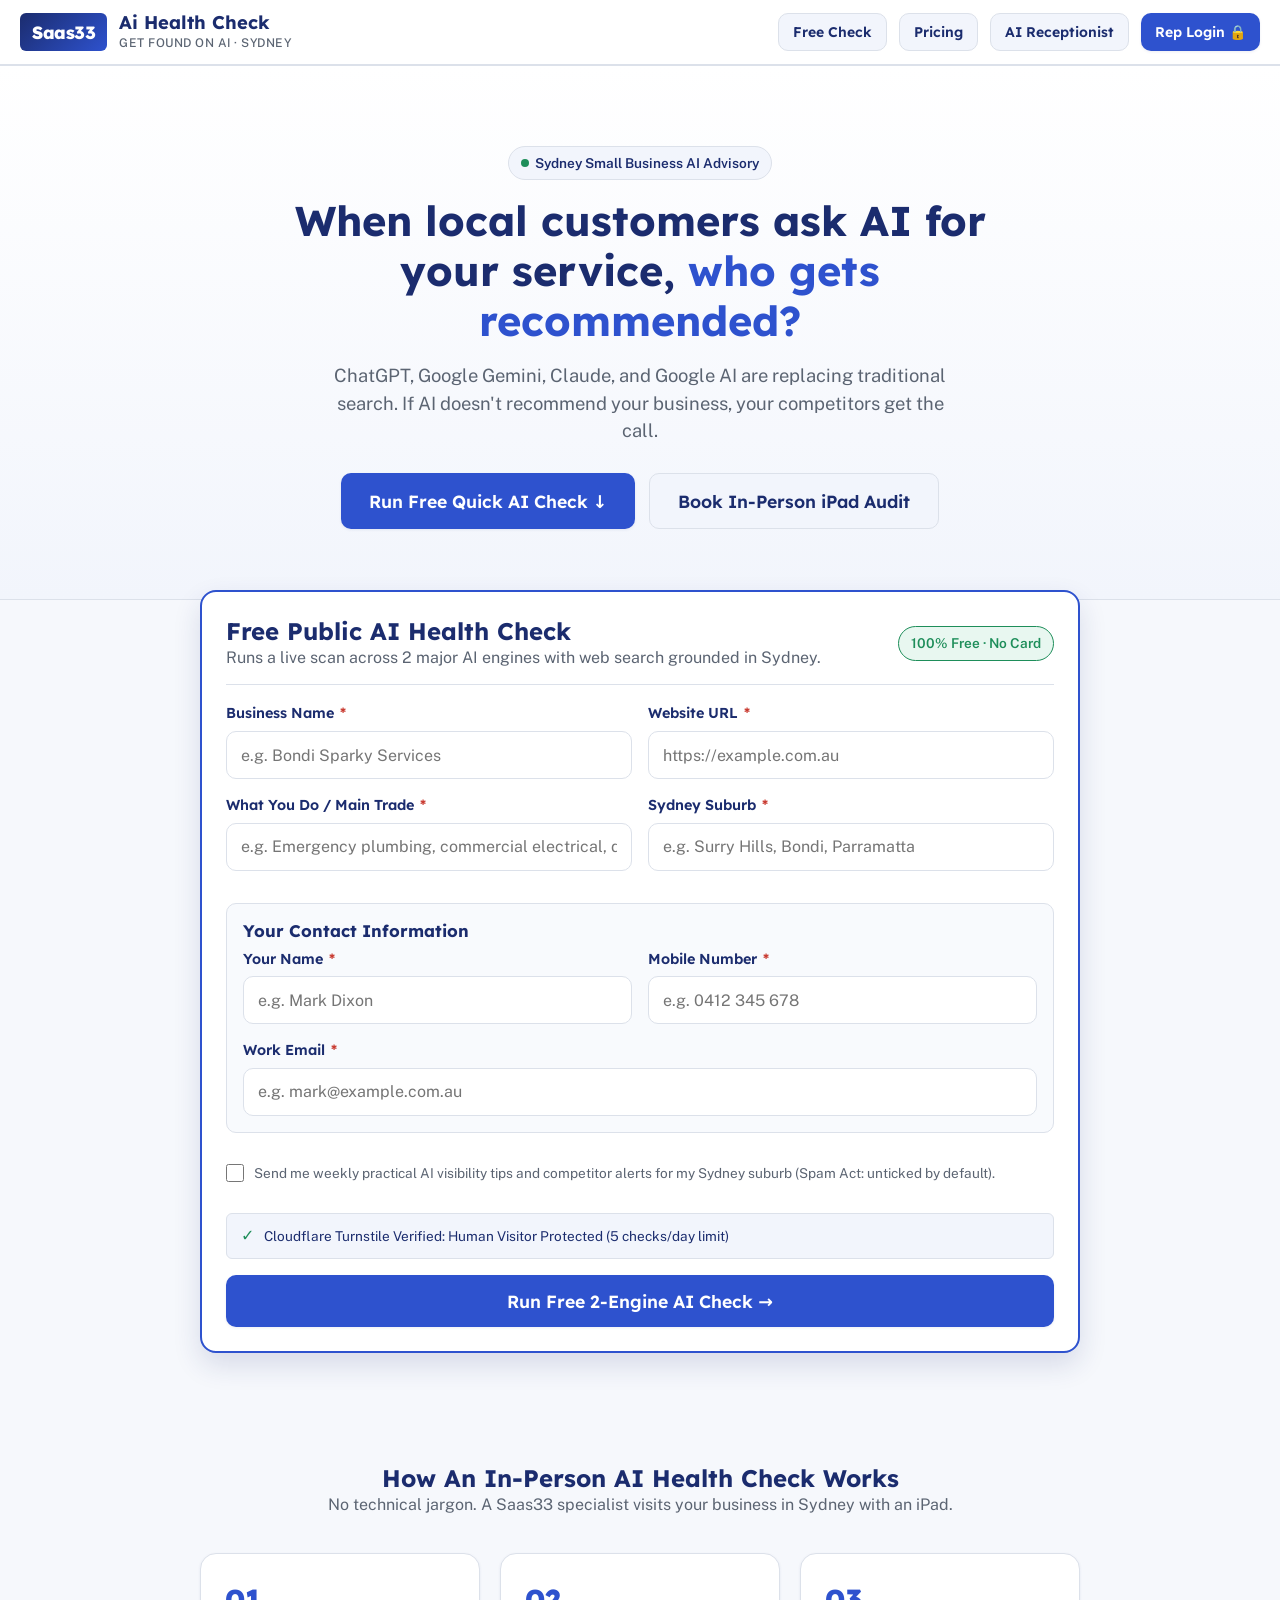
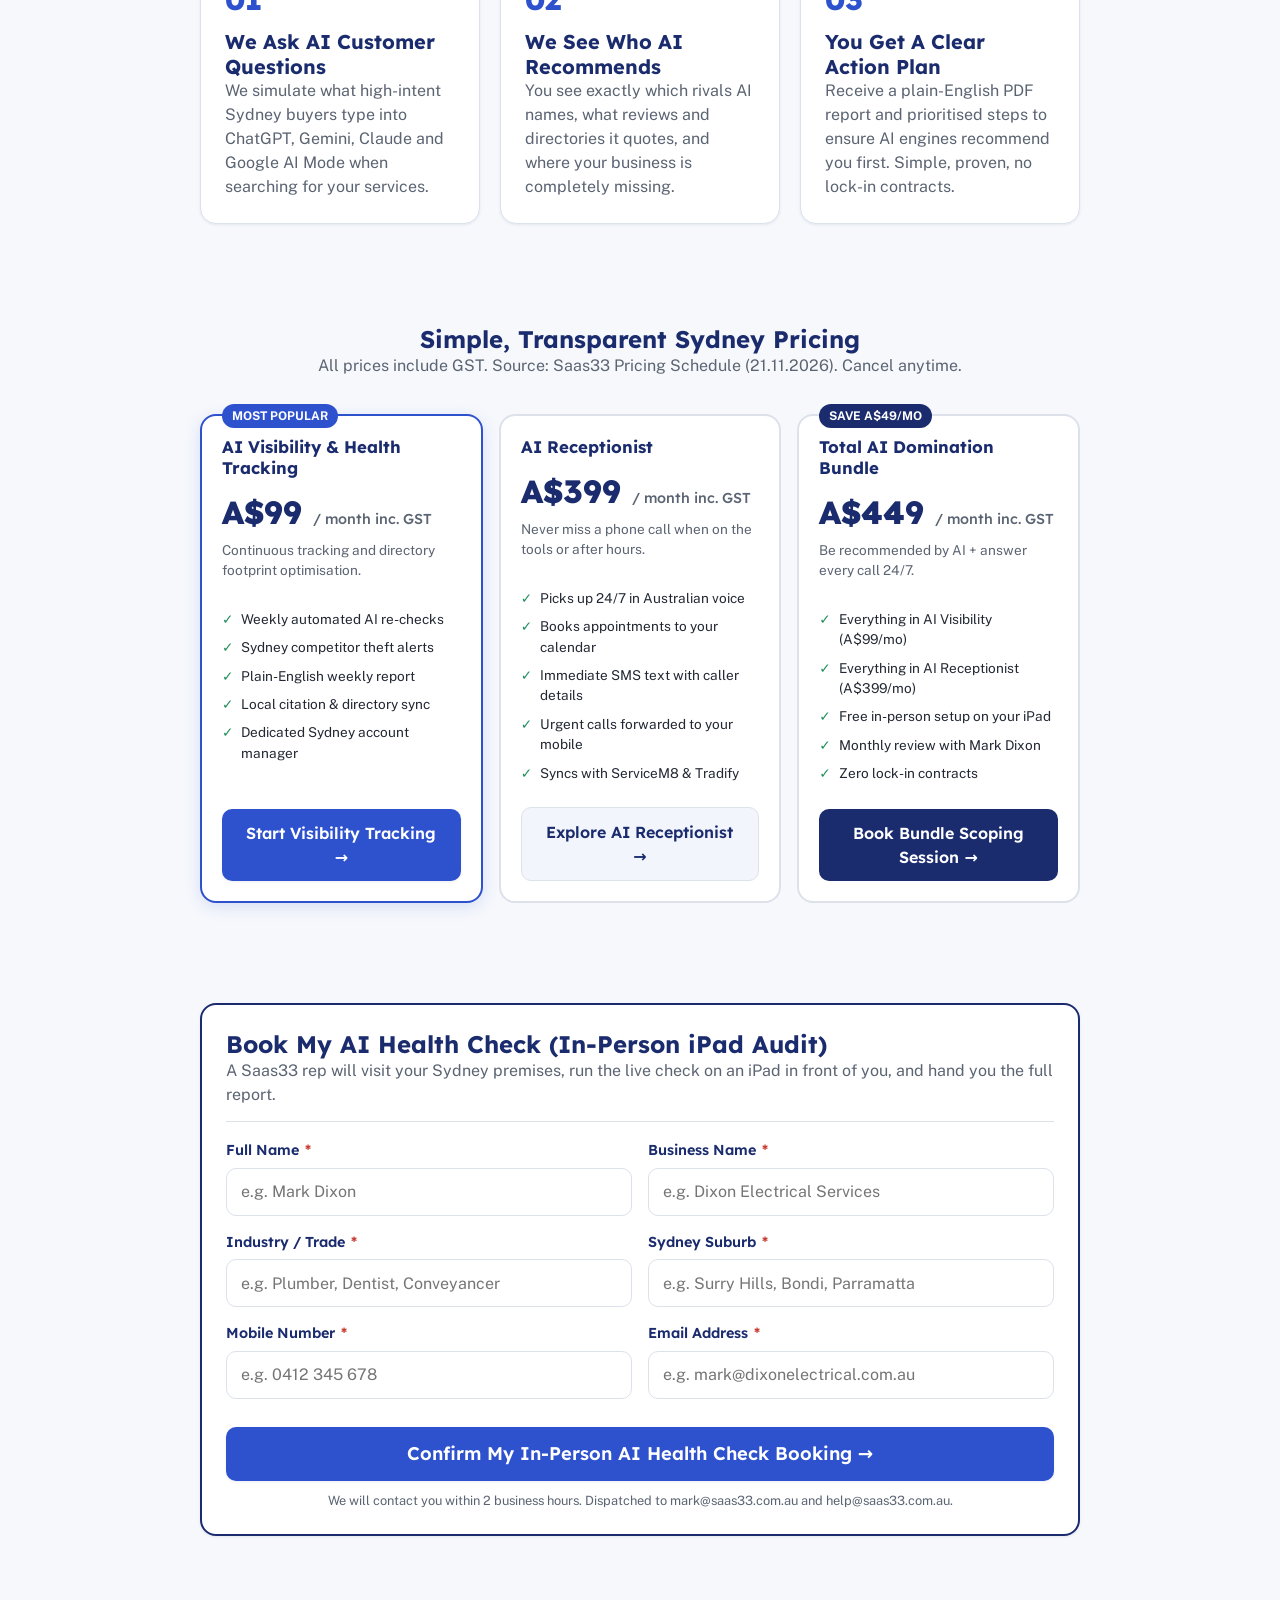
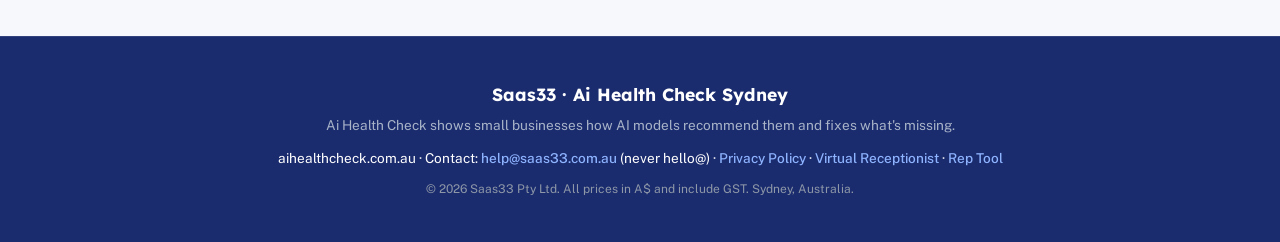
<file: index.html>
<!DOCTYPE html>
<html lang="en-AU">
<head>
  <meta charset="UTF-8">
  <meta name="viewport" content="width=device-width, initial-scale=1.0">
  <title>Ai Health Check | Find Out If AI Recommends Your Sydney Business</title>
  <meta name="description" content="See what ChatGPT, Gemini, Claude and Google AI say about your business when Sydney customers search for your trade or services.">
  <link rel="stylesheet" href="css/style.css">
  <script type="application/ld+json">
  {
    "@context": "https://schema.org",
    "@type": "LocalBusiness",
    "name": "Saas33 - Ai Health Check",
    "image": "https://aihealthcheck.com.au/assets/logo.png",
    "telephone": "1300 000 033",
    "email": "help@saas33.com.au",
    "address": {
      "@type": "PostalAddress",
      "addressLocality": "Sydney",
      "addressRegion": "NSW",
      "postalCode": "2000",
      "addressCountry": "AU"
    },
    "priceRange": "A$99 - A$449"
  }
  </script>
</head>
<body>

  <!-- Header -->
  <header class="header-bar">
    <div class="brand-wrap">
      <div class="logo-badge">Saas33</div>
      <div class="brand-title">
        <span class="brand-name">Ai Health Check</span>
        <span class="brand-sub">Get Found on AI · Sydney</span>
      </div>
    </div>
    <div class="nav-tools">
      <a href="#quickCheck" class="btn btn-secondary btn-sm">Free Check</a>
      <a href="#pricing" class="btn btn-secondary btn-sm">Pricing</a>
      <a href="receptionist.html" class="btn btn-secondary btn-sm">AI Receptionist</a>
      <a href="scan.html" class="btn btn-primary btn-sm">Rep Login 🔒</a>
    </div>
  </header>

  <main>

    <!-- Hero Section -->
    <section style="background:linear-gradient(180deg, #FFFFFF 0%, #F2F5FC 100%); padding:60px 20px 50px; text-align:center; border-bottom:1.5px solid var(--color-lines);">
      <div class="container">
        <span class="rep-pill" style="display:inline-flex; margin-bottom:16px;">
          <span class="rep-dot"></span> Sydney Small Business AI Advisory
        </span>
        <h1 style="font-size:2.6rem; max-width:760px; margin:0 auto 16px; line-height:1.2;">
          When local customers ask AI for your service, <span style="color:var(--color-blue);">who gets recommended?</span>
        </h1>
        <p style="font-size:1.15rem; max-width:640px; margin:0 auto 28px; color:var(--color-grey);">
          ChatGPT, Google Gemini, Claude, and Google AI are replacing traditional search. If AI doesn't recommend your business, your competitors get the call.
        </p>
        <div style="display:flex; justify-content:center; gap:14px; flex-wrap:wrap;">
          <a href="#quickCheck" class="btn btn-primary" style="font-size:1.1rem; padding:14px 28px;">
            Run Free Quick AI Check ↓
          </a>
          <a href="#booking" class="btn btn-secondary" style="font-size:1.1rem; padding:14px 28px;">
            Book In-Person iPad Audit
          </a>
        </div>
      </div>
    </section>

    <!-- Free Quick Check Widget (Section 7.4) -->
    <section id="quickCheck" class="container" style="margin-top:-30px; margin-bottom:50px;">
      <div class="card" style="box-shadow:var(--shadow-lg); border:2px solid var(--color-blue);">
        <div class="card-header">
          <div>
            <h2>Free Public AI Health Check</h2>
            <p>Runs a live scan across 2 major AI engines with web search grounded in Sydney.</p>
          </div>
          <span class="rep-pill" style="background:#E8F7F0; color:#1E8E5A; border-color:#1E8E5A;">100% Free · No Card</span>
        </div>

        <form id="publicCheckForm" onsubmit="handlePublicCheck(event)">
          <div class="form-row">
            <div class="form-group">
              <label class="form-label">Business Name <span class="req">*</span></label>
              <input type="text" id="pubBizName" class="form-input" placeholder="e.g. Bondi Sparky Services" required>
            </div>
            <div class="form-group">
              <label class="form-label">Website URL <span class="req">*</span></label>
              <input type="url" id="pubBizWebsite" class="form-input" placeholder="https://example.com.au" required>
            </div>
          </div>

          <div class="form-row">
            <div class="form-group">
              <label class="form-label">What You Do / Main Trade <span class="req">*</span></label>
              <input type="text" id="pubTrade" class="form-input" placeholder="e.g. Emergency plumbing, commercial electrical, dentist" required>
            </div>
            <div class="form-group">
              <label class="form-label">Sydney Suburb <span class="req">*</span></label>
              <input type="text" id="pubSuburb" class="form-input" placeholder="e.g. Surry Hills, Bondi, Parramatta" required>
            </div>
          </div>

          <div style="background:#F8FAFD; border:1px solid var(--color-lines); padding:16px; border-radius:var(--radius-md); margin:16px 0;">
            <h4 style="margin-bottom:8px; color:var(--color-navy);">Your Contact Information</h4>
            <div class="form-row">
              <div class="form-group">
                <label class="form-label">Your Name <span class="req">*</span></label>
                <input type="text" id="pubContactName" class="form-input" placeholder="e.g. Mark Dixon" required>
              </div>
              <div class="form-group">
                <label class="form-label">Mobile Number <span class="req">*</span></label>
                <input type="tel" id="pubContactMobile" class="form-input" placeholder="e.g. 0412 345 678" required>
              </div>
            </div>
            <div class="form-group" style="margin-bottom:0;">
              <label class="form-label">Work Email <span class="req">*</span></label>
              <input type="email" id="pubContactEmail" class="form-input" placeholder="e.g. mark@example.com.au" required>
            </div>
          </div>

          <!-- Spam Act: Unticked by default -->
          <div class="form-group" style="margin-top:12px;">
            <label class="checkbox-card" style="border:none; padding:0; background:none;">
              <input type="checkbox" id="pubOptIn" style="width:18px; height:18px;">
              <span style="font-size:0.85rem; font-weight:normal; color:var(--color-grey);">
                Send me weekly practical AI visibility tips and competitor alerts for my Sydney suburb (Spam Act: unticked by default).
              </span>
            </label>
          </div>

          <!-- Cloudflare Turnstile simulation -->
          <div style="background:#F2F5FC; border:1px solid #DCE1EA; border-radius:6px; padding:10px 14px; margin-bottom:16px; display:flex; align-items:center; gap:10px;">
            <span style="color:#1E8E5A; font-weight:bold;">✓</span>
            <span style="font-size:0.85rem; color:#1B2C6E;">Cloudflare Turnstile Verified: Human Visitor Protected (5 checks/day limit)</span>
          </div>

          <button type="submit" id="btnRunPublicCheck" class="btn btn-primary btn-block" style="min-height:52px; font-size:1.1rem;">
            Run Free 2-Engine AI Check →
          </button>
        </form>

        <!-- Public Result Box (Initially hidden) -->
        <div id="pubResultWrap" style="display:none; margin-top:24px; border-top:2px solid var(--color-lines); padding-top:20px;">
          <div style="background:#FAFBFD; border:1.5px solid var(--color-lines); border-radius:var(--radius-lg); padding:20px; text-align:center;">
            <div style="font-size:0.85rem; text-transform:uppercase; font-weight:700; color:var(--color-grey);">Preliminary AI Visibility</div>
            <div id="pubScoreDisplay" style="font-family:var(--font-heading); font-size:3.5rem; font-weight:800; color:var(--color-amber); margin:8px 0;">
              35 / 100
            </div>
            <p id="pubVerdictDisplay" style="font-size:1.05rem; font-weight:600; color:var(--color-navy); max-width:600px; margin:0 auto 16px;">
              ChatGPT and Google Gemini recommended 3 competitor businesses instead of yours for local customer queries in this suburb.
            </p>
            <div style="display:flex; justify-content:center; gap:12px; flex-wrap:wrap;">
              <a href="#booking" id="pubBookBtn" class="btn btn-primary">
                Book My Full In-Person iPad Health Check (Free) →
              </a>
            </div>
            <p style="font-size:0.75rem; color:var(--color-grey); margin-top:10px;">
              * No report was emailed to you automatically (Business Rule 4). Our Sydney team has received your request.
            </p>
          </div>
        </div>
      </div>
    </section>

    <!-- How It Works Section -->
    <section class="container" style="margin-bottom:60px;">
      <div style="text-align:center; margin-bottom:36px;">
        <h2>How An In-Person AI Health Check Works</h2>
        <p>No technical jargon. A Saas33 specialist visits your business in Sydney with an iPad.</p>
      </div>

      <div style="display:grid; grid-template-columns:repeat(auto-fit, minmax(260px, 1fr)); gap:20px;">
        <div class="card" style="margin:0;">
          <div style="font-family:var(--font-heading); font-size:1.8rem; font-weight:800; color:var(--color-blue); margin-bottom:8px;">01</div>
          <h3>We Ask AI Customer Questions</h3>
          <p>We simulate what high-intent Sydney buyers type into ChatGPT, Gemini, Claude and Google AI Mode when searching for your services.</p>
        </div>
        <div class="card" style="margin:0;">
          <div style="font-family:var(--font-heading); font-size:1.8rem; font-weight:800; color:var(--color-blue); margin-bottom:8px;">02</div>
          <h3>We See Who AI Recommends</h3>
          <p>You see exactly which rivals AI names, what reviews and directories it quotes, and where your business is completely missing.</p>
        </div>
        <div class="card" style="margin:0;">
          <div style="font-family:var(--font-heading); font-size:1.8rem; font-weight:800; color:var(--color-blue); margin-bottom:8px;">03</div>
          <h3>You Get A Clear Action Plan</h3>
          <p>Receive a plain-English PDF report and prioritised steps to ensure AI engines recommend you first. Simple, proven, no lock-in contracts.</p>
        </div>
      </div>
    </section>

    <!-- Pricing Section (Section 9 plans.json) -->
    <section id="pricing" class="container" style="margin-bottom:60px;">
      <div style="text-align:center; margin-bottom:36px;">
        <h2>Simple, Transparent Sydney Pricing</h2>
        <p>All prices include GST. Source: Saas33 Pricing Schedule (21.11.2026). Cancel anytime.</p>
      </div>

      <div class="plan-pricing-grid">
        <!-- AI Visibility -->
        <div class="plan-card popular">
          <div class="plan-badge">Most Popular</div>
          <h4>AI Visibility & Health Tracking</h4>
          <div class="plan-price">A$99 <span>/ month inc. GST</span></div>
          <p style="font-size:0.85rem; color:var(--color-grey); margin-bottom:12px;">Continuous tracking and directory footprint optimisation.</p>
          <ul class="plan-features">
            <li>Weekly automated AI re-checks</li>
            <li>Sydney competitor theft alerts</li>
            <li>Plain-English weekly report</li>
            <li>Local citation & directory sync</li>
            <li>Dedicated Sydney account manager</li>
          </ul>
          <a href="https://buy.stripe.com/test_eVaeVf2hY33aiHealthCheck99" class="btn btn-primary btn-block">
            Start Visibility Tracking →
          </a>
        </div>

        <!-- AI Receptionist -->
        <div class="plan-card">
          <h4>AI Receptionist</h4>
          <div class="plan-price">A$399 <span>/ month inc. GST</span></div>
          <p style="font-size:0.85rem; color:var(--color-grey); margin-bottom:12px;">Never miss a phone call when on the tools or after hours.</p>
          <ul class="plan-features">
            <li>Picks up 24/7 in Australian voice</li>
            <li>Books appointments to your calendar</li>
            <li>Immediate SMS text with caller details</li>
            <li>Urgent calls forwarded to your mobile</li>
            <li>Syncs with ServiceM8 & Tradify</li>
          </ul>
          <a href="receptionist.html" class="btn btn-secondary btn-block">
            Explore AI Receptionist →
          </a>
        </div>

        <!-- Bundle -->
        <div class="plan-card">
          <div class="plan-badge" style="background:var(--color-navy);">Save A$49/mo</div>
          <h4>Total AI Domination Bundle</h4>
          <div class="plan-price">A$449 <span>/ month inc. GST</span></div>
          <p style="font-size:0.85rem; color:var(--color-grey); margin-bottom:12px;">Be recommended by AI + answer every call 24/7.</p>
          <ul class="plan-features">
            <li>Everything in AI Visibility (A$99/mo)</li>
            <li>Everything in AI Receptionist (A$399/mo)</li>
            <li>Free in-person setup on your iPad</li>
            <li>Monthly review with Mark Dixon</li>
            <li>Zero lock-in contracts</li>
          </ul>
          <a href="#booking" class="btn btn-navy btn-block">
            Book Bundle Scoping Session →
          </a>
        </div>
      </div>
    </section>

    <!-- Booking Form Section (Section 7.4) -->
    <section id="booking" class="container" style="margin-bottom:60px;">
      <div class="card" style="border:2px solid var(--color-navy); background:#FFFFFF;">
        <div class="card-header">
          <div>
            <h2>Book My AI Health Check (In-Person iPad Audit)</h2>
            <p>A Saas33 rep will visit your Sydney premises, run the live check on an iPad in front of you, and hand you the full report.</p>
          </div>
        </div>

        <form id="bookingForm" onsubmit="handleBookingSubmit(event)">
          <div class="form-row">
            <div class="form-group">
              <label class="form-label">Full Name <span class="req">*</span></label>
              <input type="text" id="bookName" class="form-input" placeholder="e.g. Mark Dixon" required>
            </div>
            <div class="form-group">
              <label class="form-label">Business Name <span class="req">*</span></label>
              <input type="text" id="bookBusiness" class="form-input" placeholder="e.g. Dixon Electrical Services" required>
            </div>
          </div>

          <div class="form-row">
            <div class="form-group">
              <label class="form-label">Industry / Trade <span class="req">*</span></label>
              <input type="text" id="bookIndustry" class="form-input" placeholder="e.g. Plumber, Dentist, Conveyancer" required>
            </div>
            <div class="form-group">
              <label class="form-label">Sydney Suburb <span class="req">*</span></label>
              <input type="text" id="bookSuburb" class="form-input" placeholder="e.g. Surry Hills, Bondi, Parramatta" required>
            </div>
          </div>

          <div class="form-row">
            <div class="form-group">
              <label class="form-label">Mobile Number <span class="req">*</span></label>
              <input type="tel" id="bookMobile" class="form-input" placeholder="e.g. 0412 345 678" required>
            </div>
            <div class="form-group">
              <label class="form-label">Email Address <span class="req">*</span></label>
              <input type="email" id="bookEmail" class="form-input" placeholder="e.g. mark@dixonelectrical.com.au" required>
            </div>
          </div>

          <button type="submit" class="btn btn-primary btn-block" style="min-height:54px; font-size:1.15rem; margin-top:12px;">
            Confirm My In-Person AI Health Check Booking →
          </button>
          <p style="font-size:0.8rem; color:var(--color-grey); text-align:center; margin-top:10px;">
            We will contact you within 2 business hours. Dispatched to mark@saas33.com.au and help@saas33.com.au.
          </p>
        </form>
      </div>
    </section>

  </main>

  <!-- Site Footer -->
  <footer class="site-footer">
    <div class="container" style="text-align:center;">
      <div style="font-family:var(--font-heading); font-weight:700; font-size:1.1rem; margin-bottom:8px;">
        Saas33 · Ai Health Check Sydney
      </div>
      <p style="color:#A8B3C8; font-size:0.85rem; margin-bottom:12px;">
        Ai Health Check shows small businesses how AI models recommend them and fixes what's missing.
      </p>
      <div>
        aihealthcheck.com.au · Contact: <a href="mailto:help@saas33.com.au">help@saas33.com.au</a> (never hello@) · 
        <a href="privacy.html">Privacy Policy</a> · 
        <a href="receptionist.html">Virtual Receptionist</a> · 
        <a href="scan.html">Rep Tool</a>
      </div>
      <div style="margin-top:12px; font-size:0.75rem; color:#8E98A8;">
        © 2026 Saas33 Pty Ltd. All prices in A$ and include GST. Sydney, Australia.
      </div>
    </div>
  </footer>

  <script>
    function handlePublicCheck(e) {
      e.preventDefault();
      const btn = document.getElementById("btnRunPublicCheck");
      btn.textContent = "Querying ChatGPT & Gemini...";
      btn.disabled = true;

      setTimeout(() => {
        btn.textContent = "✓ Check Completed";
        btn.disabled = false;
        document.getElementById("pubResultWrap").style.display = "block";
        document.getElementById("pubResultWrap").scrollIntoView({ behavior: 'smooth' });

        // Pre-fill booking form
        document.getElementById("bookName").value = document.getElementById("pubContactName").value;
        document.getElementById("bookBusiness").value = document.getElementById("pubBizName").value;
        document.getElementById("bookIndustry").value = document.getElementById("pubTrade").value;
        document.getElementById("bookSuburb").value = document.getElementById("pubSuburb").value;
        document.getElementById("bookMobile").value = document.getElementById("pubContactMobile").value;
        document.getElementById("bookEmail").value = document.getElementById("pubContactEmail").value;
      }, 1600);
    }

    function handleBookingSubmit(e) {
      e.preventDefault();
      window.location.href = "thanks.html";
    }
  </script>
</body>
</html>
</file>
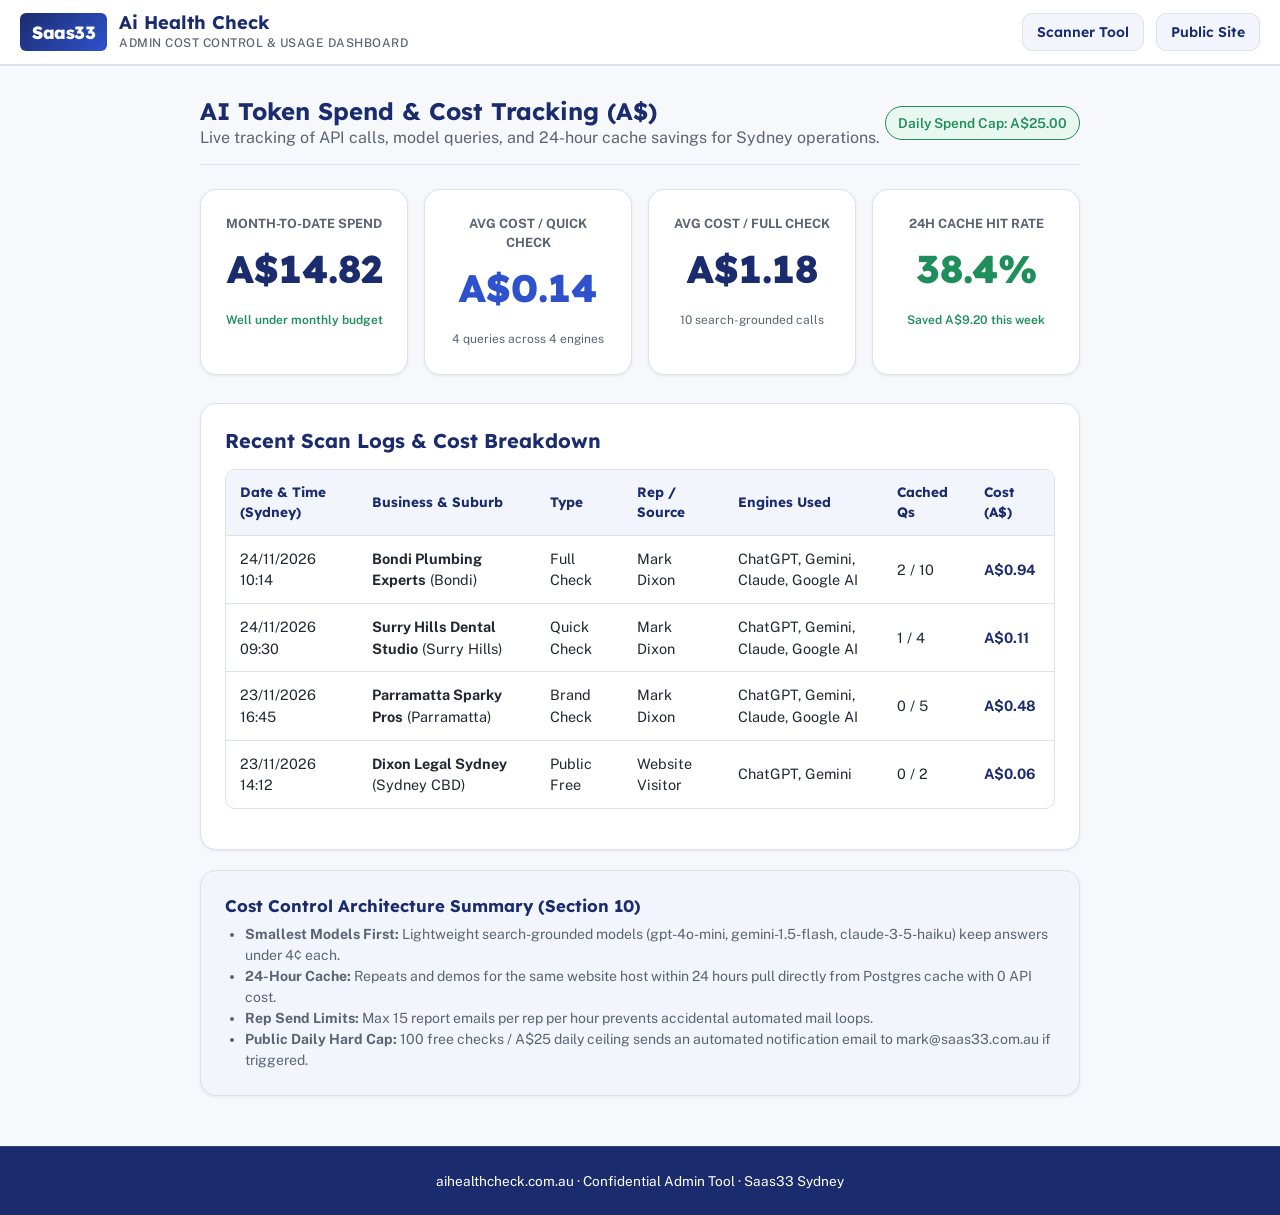
<file: admin.html>
<!DOCTYPE html>
<html lang="en-AU">
<head>
  <meta charset="UTF-8">
  <meta name="viewport" content="width=device-width, initial-scale=1.0">
  <title>Admin Usage & Costs | Ai Health Check (Saas33)</title>
  <link rel="stylesheet" href="css/style.css">
</head>
<body>

  <header class="header-bar">
    <div class="brand-wrap">
      <div class="logo-badge">Saas33</div>
      <div class="brand-title">
        <span class="brand-name">Ai Health Check</span>
        <span class="brand-sub">Admin Cost Control & Usage Dashboard</span>
      </div>
    </div>
    <div class="nav-tools">
      <a href="scan.html" class="btn btn-secondary btn-sm">Scanner Tool</a>
      <a href="index.html" class="btn btn-secondary btn-sm">Public Site</a>
    </div>
  </header>

  <main class="container" style="padding:30px 20px;">
    <div class="card-header" style="margin-bottom:24px;">
      <div>
        <h2>AI Token Spend & Cost Tracking (A$)</h2>
        <p>Live tracking of API calls, model queries, and 24-hour cache savings for Sydney operations.</p>
      </div>
      <span class="rep-pill" style="background:#E8F7F0; color:#1E8E5A; border-color:#1E8E5A;">
        Daily Spend Cap: A$25.00
      </span>
    </div>

    <!-- Stat KPI Tiles -->
    <div style="display:grid; grid-template-columns:repeat(auto-fit, minmax(200px, 1fr)); gap:16px; margin-bottom:28px;">
      <div class="card" style="margin:0; text-align:center;">
        <div style="font-size:0.8rem; text-transform:uppercase; font-weight:700; color:var(--color-grey);">Month-to-Date Spend</div>
        <div style="font-family:var(--font-heading); font-size:2.4rem; font-weight:800; color:var(--color-navy); margin:8px 0;">
          A$14.82
        </div>
        <span style="font-size:0.75rem; color:var(--color-green); font-weight:600;">Well under monthly budget</span>
      </div>

      <div class="card" style="margin:0; text-align:center;">
        <div style="font-size:0.8rem; text-transform:uppercase; font-weight:700; color:var(--color-grey);">Avg Cost / Quick Check</div>
        <div style="font-family:var(--font-heading); font-size:2.4rem; font-weight:800; color:var(--color-blue); margin:8px 0;">
          A$0.14
        </div>
        <span style="font-size:0.75rem; color:var(--color-grey);">4 queries across 4 engines</span>
      </div>

      <div class="card" style="margin:0; text-align:center;">
        <div style="font-size:0.8rem; text-transform:uppercase; font-weight:700; color:var(--color-grey);">Avg Cost / Full Check</div>
        <div style="font-family:var(--font-heading); font-size:2.4rem; font-weight:800; color:var(--color-navy); margin:8px 0;">
          A$1.18
        </div>
        <span style="font-size:0.75rem; color:var(--color-grey);">10 search-grounded calls</span>
      </div>

      <div class="card" style="margin:0; text-align:center;">
        <div style="font-size:0.8rem; text-transform:uppercase; font-weight:700; color:var(--color-grey);">24h Cache Hit Rate</div>
        <div style="font-family:var(--font-heading); font-size:2.4rem; font-weight:800; color:var(--color-green); margin:8px 0;">
          38.4%
        </div>
        <span style="font-size:0.75rem; color:var(--color-green); font-weight:600;">Saved A$9.20 this week</span>
      </div>
    </div>

    <!-- Checks & Rep Activity Table -->
    <div class="card">
      <h3 style="margin-bottom:14px; color:var(--color-navy);">Recent Scan Logs & Cost Breakdown</h3>
      <table class="live-grid-table">
        <thead>
          <tr>
            <th>Date & Time (Sydney)</th>
            <th>Business & Suburb</th>
            <th>Type</th>
            <th>Rep / Source</th>
            <th>Engines Used</th>
            <th>Cached Qs</th>
            <th>Cost (A$)</th>
          </tr>
        </thead>
        <tbody>
          <tr>
            <td>24/11/2026 10:14</td>
            <td><strong>Bondi Plumbing Experts</strong> (Bondi)</td>
            <td>Full Check</td>
            <td>Mark Dixon</td>
            <td>ChatGPT, Gemini, Claude, Google AI</td>
            <td>2 / 10</td>
            <td><strong style="color:var(--color-navy);">A$0.94</strong></td>
          </tr>
          <tr>
            <td>24/11/2026 09:30</td>
            <td><strong>Surry Hills Dental Studio</strong> (Surry Hills)</td>
            <td>Quick Check</td>
            <td>Mark Dixon</td>
            <td>ChatGPT, Gemini, Claude, Google AI</td>
            <td>1 / 4</td>
            <td><strong style="color:var(--color-navy);">A$0.11</strong></td>
          </tr>
          <tr>
            <td>23/11/2026 16:45</td>
            <td><strong>Parramatta Sparky Pros</strong> (Parramatta)</td>
            <td>Brand Check</td>
            <td>Mark Dixon</td>
            <td>ChatGPT, Gemini, Claude, Google AI</td>
            <td>0 / 5</td>
            <td><strong style="color:var(--color-navy);">A$0.48</strong></td>
          </tr>
          <tr>
            <td>23/11/2026 14:12</td>
            <td><strong>Dixon Legal Sydney</strong> (Sydney CBD)</td>
            <td>Public Free</td>
            <td>Website Visitor</td>
            <td>ChatGPT, Gemini</td>
            <td>0 / 2</td>
            <td><strong style="color:var(--color-navy);">A$0.06</strong></td>
          </tr>
        </tbody>
      </table>
    </div>

    <!-- Cost Control Rules -->
    <div class="card" style="background:#F2F5FC; border-color:#DCE1EA;">
      <h4 style="color:var(--color-navy); margin-bottom:8px;">Cost Control Architecture Summary (Section 10)</h4>
      <ul style="margin-left:20px; font-size:0.875rem; color:var(--color-grey);">
        <li><strong>Smallest Models First:</strong> Lightweight search-grounded models (gpt-4o-mini, gemini-1.5-flash, claude-3-5-haiku) keep answers under 4¢ each.</li>
        <li><strong>24-Hour Cache:</strong> Repeats and demos for the same website host within 24 hours pull directly from Postgres cache with 0 API cost.</li>
        <li><strong>Rep Send Limits:</strong> Max 15 report emails per rep per hour prevents accidental automated mail loops.</li>
        <li><strong>Public Daily Hard Cap:</strong> 100 free checks / A$25 daily ceiling sends an automated notification email to mark@saas33.com.au if triggered.</li>
      </ul>
    </div>
  </main>

  <footer class="site-footer">
    <div>aihealthcheck.com.au · Confidential Admin Tool · Saas33 Sydney</div>
  </footer>
</body>
</html>
</file>
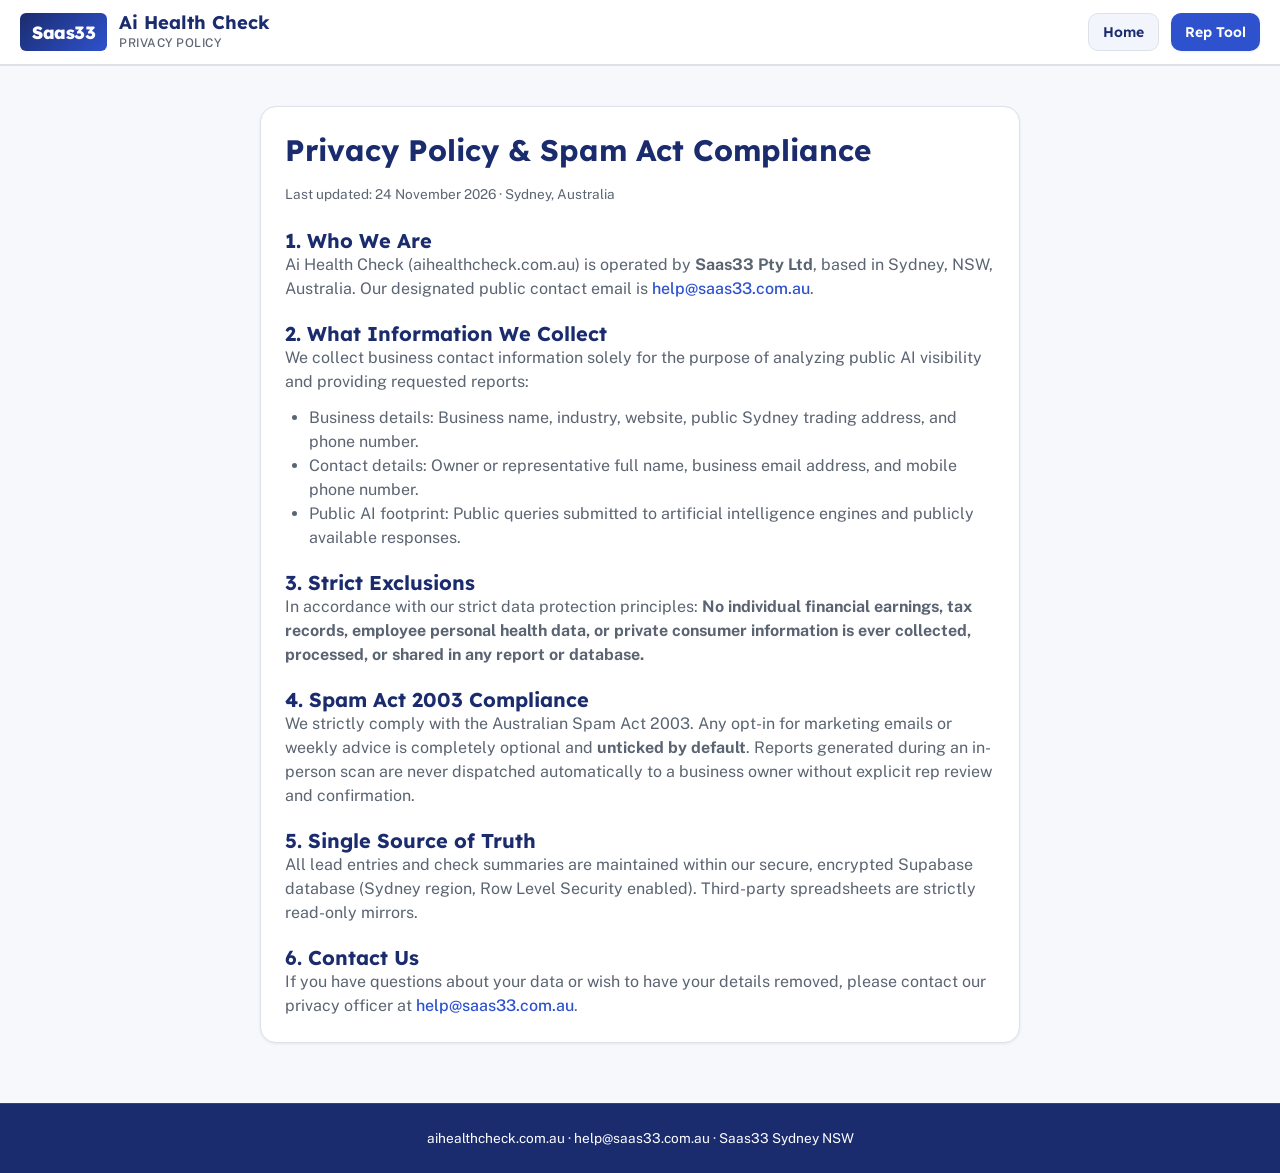
<file: privacy.html>
<!DOCTYPE html>
<html lang="en-AU">
<head>
  <meta charset="UTF-8">
  <meta name="viewport" content="width=device-width, initial-scale=1.0">
  <title>Privacy Policy | Ai Health Check (Saas33)</title>
  <link rel="stylesheet" href="css/style.css">
</head>
<body>

  <header class="header-bar">
    <div class="brand-wrap">
      <div class="logo-badge">Saas33</div>
      <div class="brand-title">
        <span class="brand-name">Ai Health Check</span>
        <span class="brand-sub">Privacy Policy</span>
      </div>
    </div>
    <div class="nav-tools">
      <a href="index.html" class="btn btn-secondary btn-sm">Home</a>
      <a href="scan.html" class="btn btn-primary btn-sm">Rep Tool</a>
    </div>
  </header>

  <main class="container" style="padding:40px 20px; max-width:800px;">
    <div class="card">
      <h1 style="margin-bottom:16px;">Privacy Policy & Spam Act Compliance</h1>
      <p style="font-size:0.85rem; color:var(--color-grey); margin-bottom:24px;">Last updated: 24 November 2026 · Sydney, Australia</p>

      <h3 style="margin-top:20px; color:var(--color-navy);">1. Who We Are</h3>
      <p style="margin-bottom:16px;">
        Ai Health Check (aihealthcheck.com.au) is operated by <strong>Saas33 Pty Ltd</strong>, based in Sydney, NSW, Australia. Our designated public contact email is <a href="mailto:help@saas33.com.au">help@saas33.com.au</a>.
      </p>

      <h3 style="margin-top:20px; color:var(--color-navy);">2. What Information We Collect</h3>
      <p style="margin-bottom:12px;">We collect business contact information solely for the purpose of analyzing public AI visibility and providing requested reports:</p>
      <ul style="margin-left:24px; margin-bottom:16px; color:var(--color-grey);">
        <li>Business details: Business name, industry, website, public Sydney trading address, and phone number.</li>
        <li>Contact details: Owner or representative full name, business email address, and mobile phone number.</li>
        <li>Public AI footprint: Public queries submitted to artificial intelligence engines and publicly available responses.</li>
      </ul>

      <h3 style="margin-top:20px; color:var(--color-navy);">3. Strict Exclusions</h3>
      <p style="margin-bottom:16px;">
        In accordance with our strict data protection principles: <strong>No individual financial earnings, tax records, employee personal health data, or private consumer information is ever collected, processed, or shared in any report or database.</strong>
      </p>

      <h3 style="margin-top:20px; color:var(--color-navy);">4. Spam Act 2003 Compliance</h3>
      <p style="margin-bottom:16px;">
        We strictly comply with the Australian Spam Act 2003. Any opt-in for marketing emails or weekly advice is completely optional and <strong>unticked by default</strong>. Reports generated during an in-person scan are never dispatched automatically to a business owner without explicit rep review and confirmation.
      </p>

      <h3 style="margin-top:20px; color:var(--color-navy);">5. Single Source of Truth</h3>
      <p style="margin-bottom:16px;">
        All lead entries and check summaries are maintained within our secure, encrypted Supabase database (Sydney region, Row Level Security enabled). Third-party spreadsheets are strictly read-only mirrors.
      </p>

      <h3 style="margin-top:20px; color:var(--color-navy);">6. Contact Us</h3>
      <p>
        If you have questions about your data or wish to have your details removed, please contact our privacy officer at <a href="mailto:help@saas33.com.au">help@saas33.com.au</a>.
      </p>
    </div>
  </main>

  <footer class="site-footer">
    <div>aihealthcheck.com.au · help@saas33.com.au · Saas33 Sydney NSW</div>
  </footer>
</body>
</html>
</file>
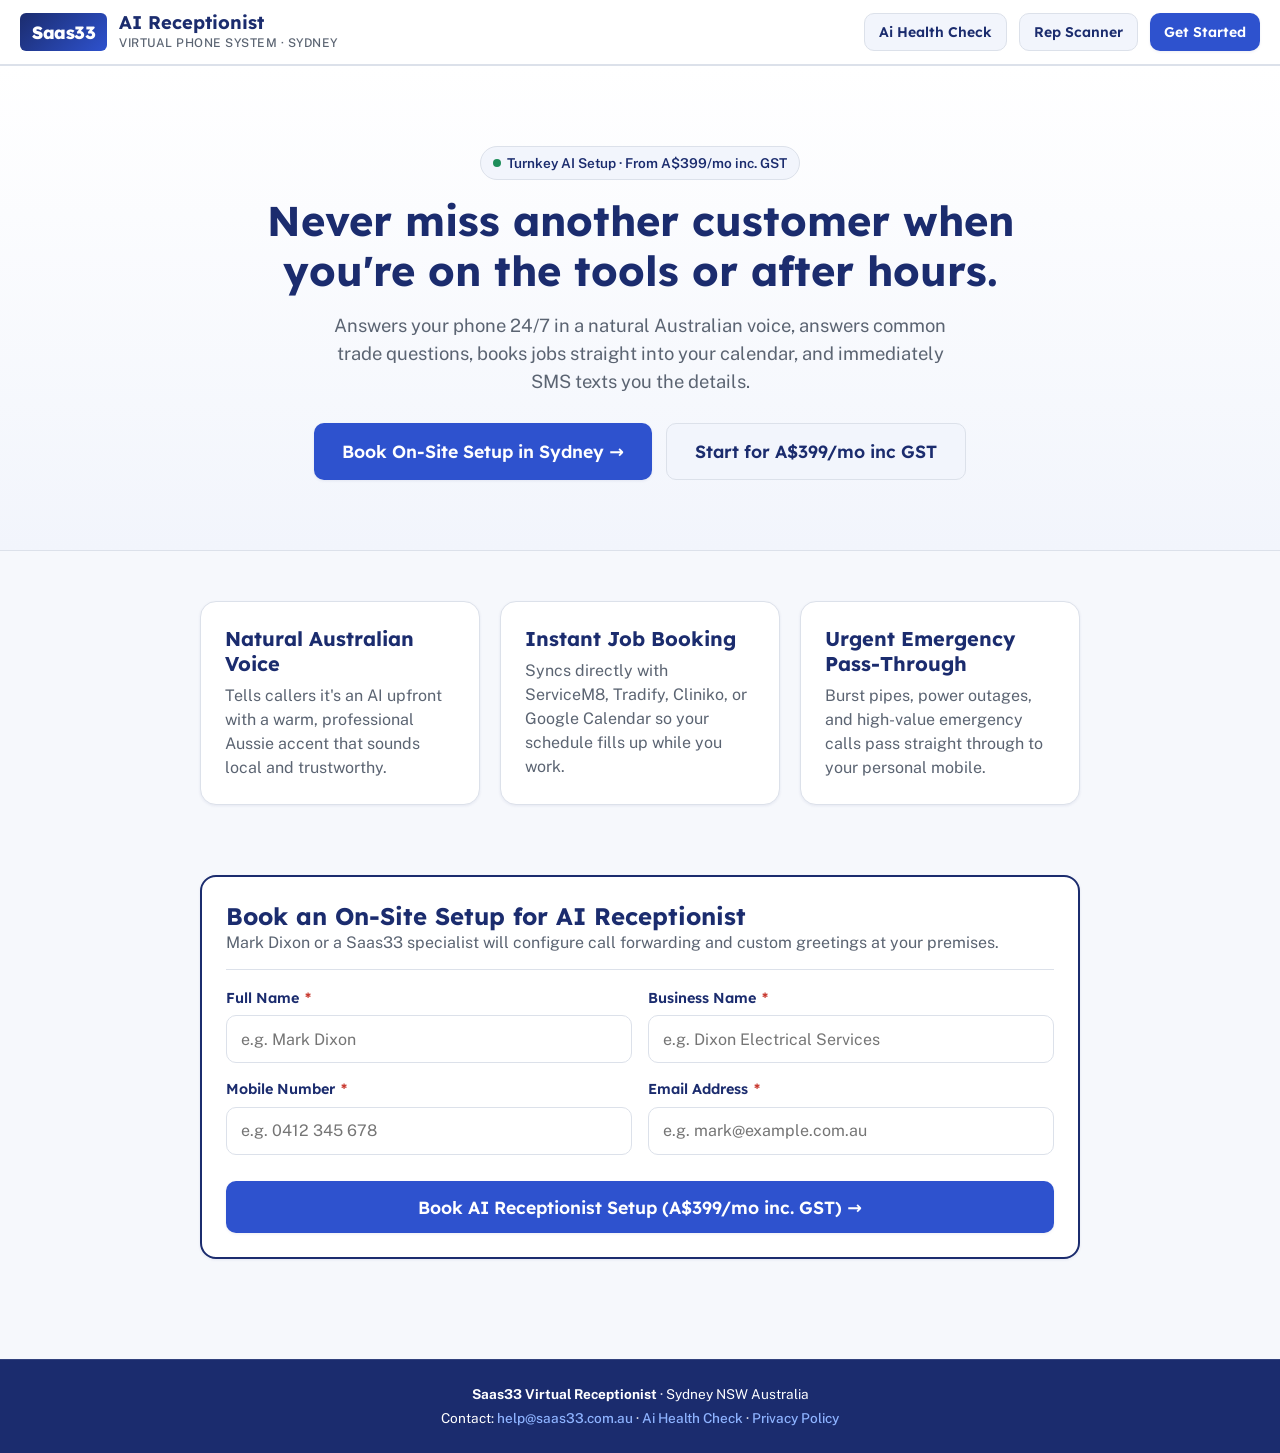
<file: receptionist.html>
<!DOCTYPE html>
<html lang="en-AU">
<head>
  <meta charset="UTF-8">
  <meta name="viewport" content="width=device-width, initial-scale=1.0">
  <title>AI Receptionist | Saas33 Sydney</title>
  <meta name="description" content="Never miss another customer. 24/7 AI Phone Answering with natural Australian voice for Sydney small businesses.">
  <link rel="stylesheet" href="css/style.css">
</head>
<body>

  <!-- Top Navigation -->
  <header class="header-bar">
    <div class="brand-wrap">
      <div class="logo-badge">Saas33</div>
      <div class="brand-title">
        <span class="brand-name">AI Receptionist</span>
        <span class="brand-sub">Virtual Phone System · Sydney</span>
      </div>
    </div>
    <div class="nav-tools">
      <a href="index.html" class="btn btn-secondary btn-sm">Ai Health Check</a>
      <a href="scan.html" class="btn btn-secondary btn-sm">Rep Scanner</a>
      <a href="#book" class="btn btn-primary btn-sm">Get Started</a>
    </div>
  </header>

  <main>
    <!-- Receptionist Hero -->
    <section style="background:linear-gradient(180deg, #FFFFFF 0%, #F2F5FC 100%); padding:60px 20px 50px; text-align:center; border-bottom:1.5px solid var(--color-lines);">
      <div class="container">
        <span class="rep-pill" style="display:inline-flex; margin-bottom:16px;">
          <span class="rep-dot"></span> Turnkey AI Setup · From A$399/mo inc. GST
        </span>
        <h1 style="font-size:2.6rem; max-width:760px; margin:0 auto 16px; line-height:1.2;">
          Never miss another customer when you're on the tools or after hours.
        </h1>
        <p style="font-size:1.15rem; max-width:640px; margin:0 auto 28px; color:var(--color-grey);">
          Answers your phone 24/7 in a natural Australian voice, answers common trade questions, books jobs straight into your calendar, and immediately SMS texts you the details.
        </p>
        <div style="display:flex; justify-content:center; gap:14px; flex-wrap:wrap;">
          <a href="#book" class="btn btn-primary" style="font-size:1.1rem; padding:14px 28px;">
            Book On-Site Setup in Sydney →
          </a>
          <a href="https://buy.stripe.com/test_eVaeVf2hY33aiReceptionist399" class="btn btn-secondary" style="font-size:1.1rem; padding:14px 28px;">
            Start for A$399/mo inc GST
          </a>
        </div>
      </div>
    </section>

    <!-- Key Features -->
    <section class="container" style="padding:50px 20px;">
      <div style="display:grid; grid-template-columns:repeat(auto-fit, minmax(280px, 1fr)); gap:20px;">
        <div class="card" style="margin:0;">
          <h3 style="color:var(--color-navy); margin-bottom:8px;">Natural Australian Voice</h3>
          <p>Tells callers it's an AI upfront with a warm, professional Aussie accent that sounds local and trustworthy.</p>
        </div>
        <div class="card" style="margin:0;">
          <h3 style="color:var(--color-navy); margin-bottom:8px;">Instant Job Booking</h3>
          <p>Syncs directly with ServiceM8, Tradify, Cliniko, or Google Calendar so your schedule fills up while you work.</p>
        </div>
        <div class="card" style="margin:0;">
          <h3 style="color:var(--color-navy); margin-bottom:8px;">Urgent Emergency Pass-Through</h3>
          <p>Burst pipes, power outages, and high-value emergency calls pass straight through to your personal mobile.</p>
        </div>
      </div>
    </section>

    <!-- Scoping Form -->
    <section id="book" class="container" style="margin-bottom:60px;">
      <div class="card" style="border:2px solid var(--color-navy);">
        <div class="card-header">
          <div>
            <h2>Book an On-Site Setup for AI Receptionist</h2>
            <p>Mark Dixon or a Saas33 specialist will configure call forwarding and custom greetings at your premises.</p>
          </div>
        </div>
        <form onsubmit="alert('Thank you! We will call to schedule your AI Receptionist setup.'); window.location.href='thanks.html'; return false;">
          <div class="form-row">
            <div class="form-group">
              <label class="form-label">Full Name <span class="req">*</span></label>
              <input type="text" class="form-input" placeholder="e.g. Mark Dixon" required>
            </div>
            <div class="form-group">
              <label class="form-label">Business Name <span class="req">*</span></label>
              <input type="text" class="form-input" placeholder="e.g. Dixon Electrical Services" required>
            </div>
          </div>
          <div class="form-row">
            <div class="form-group">
              <label class="form-label">Mobile Number <span class="req">*</span></label>
              <input type="tel" class="form-input" placeholder="e.g. 0412 345 678" required>
            </div>
            <div class="form-group">
              <label class="form-label">Email Address <span class="req">*</span></label>
              <input type="email" class="form-input" placeholder="e.g. mark@example.com.au" required>
            </div>
          </div>
          <button type="submit" class="btn btn-primary btn-block" style="min-height:52px; font-size:1.1rem; margin-top:10px;">
            Book AI Receptionist Setup (A$399/mo inc. GST) →
          </button>
        </form>
      </div>
    </section>
  </main>

  <!-- Footer -->
  <footer class="site-footer">
    <div><strong>Saas33 Virtual Receptionist</strong> · Sydney NSW Australia</div>
    <div style="margin-top:4px;">
      Contact: <a href="mailto:help@saas33.com.au">help@saas33.com.au</a> · 
      <a href="index.html">Ai Health Check</a> · 
      <a href="privacy.html">Privacy Policy</a>
    </div>
  </footer>
</body>
</html>
</file>
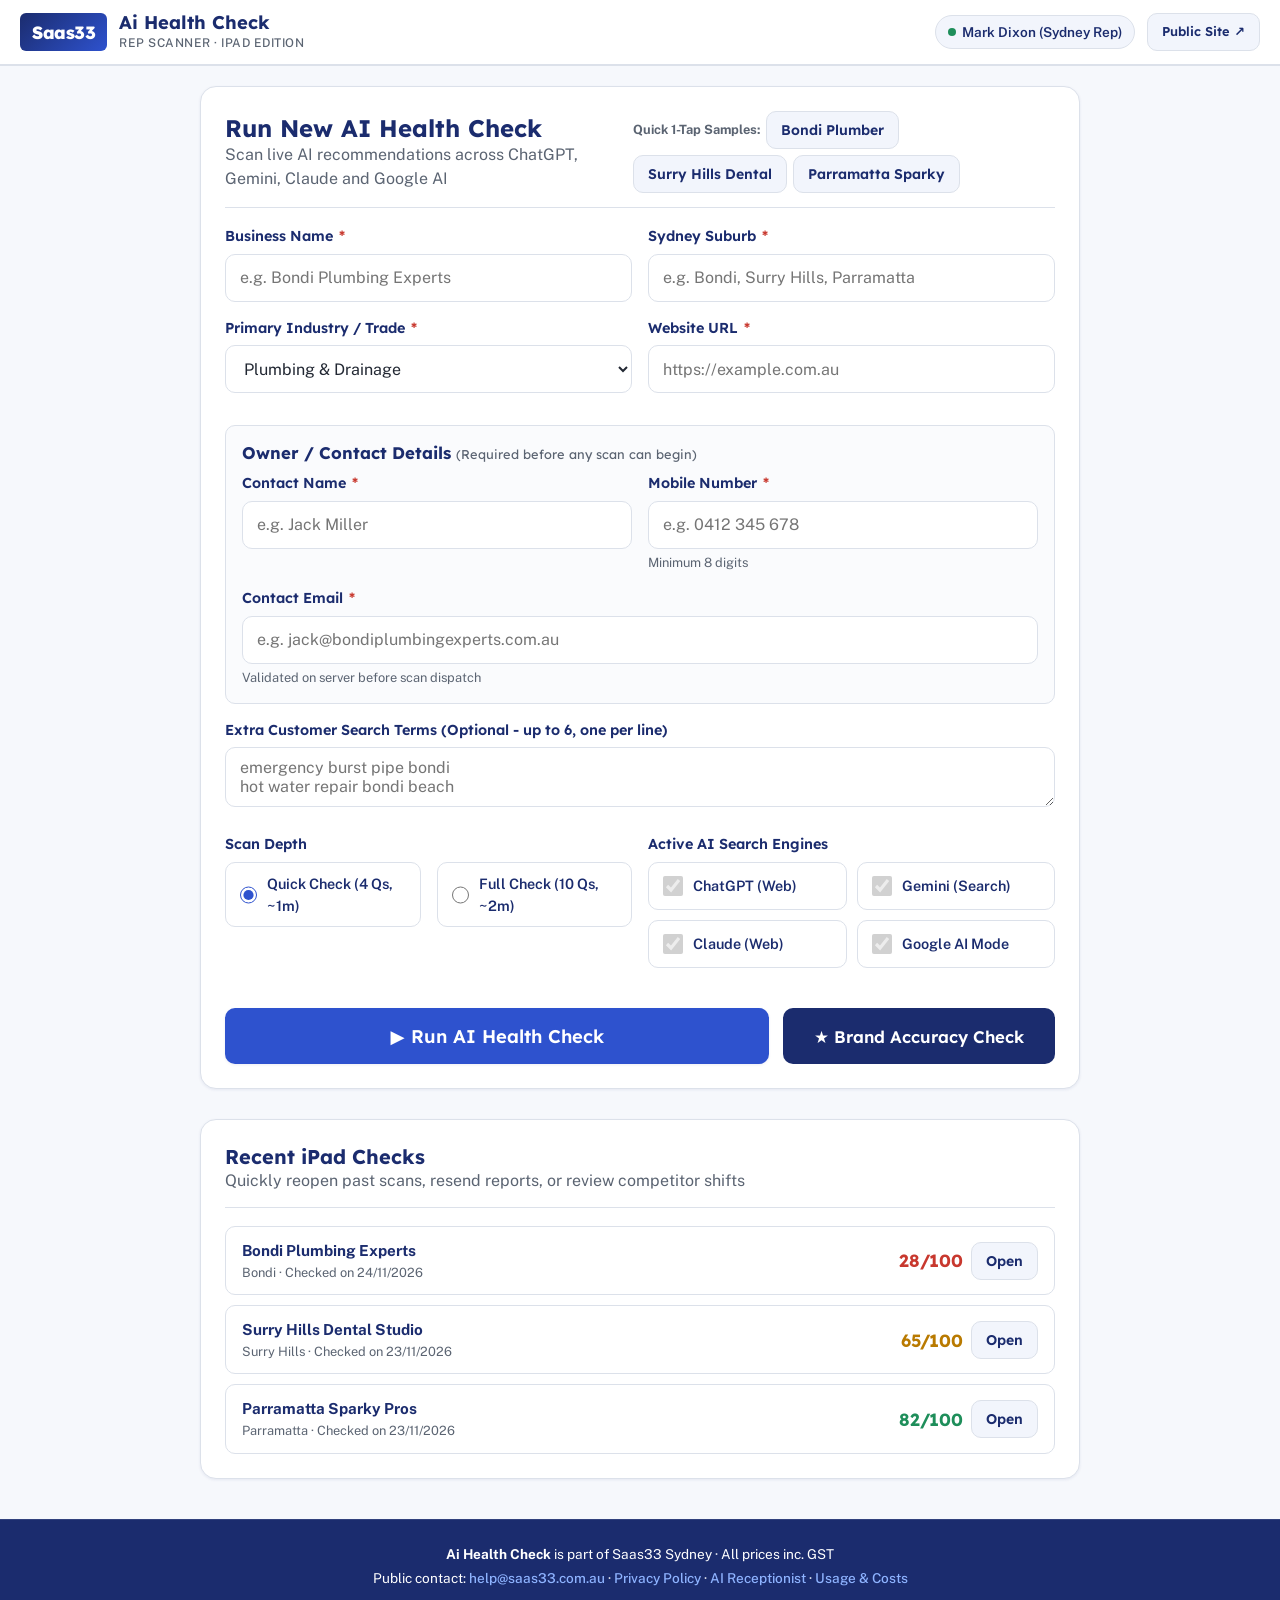
<file: scan.html>
<!DOCTYPE html>
<html lang="en-AU">
<head>
  <meta charset="UTF-8">
  <meta name="viewport" content="width=device-width, initial-scale=1.0, maximum-scale=1.0, user-scalable=no">
  <title>Team Scanner | Ai Health Check (Saas33)</title>
  <link rel="stylesheet" href="css/style.css">
  <meta name="apple-mobile-web-app-capable" content="yes">
  <meta name="apple-mobile-web-app-status-bar-style" content="default">
</head>
<body>

  <!-- Top Sticky Navigation -->
  <header class="header-bar">
    <div class="brand-wrap">
      <div class="logo-badge">Saas33</div>
      <div class="brand-title">
        <span class="brand-name">Ai Health Check</span>
        <span class="brand-sub">Rep Scanner · iPad Edition</span>
      </div>
    </div>
    <div class="nav-tools">
      <div class="rep-pill">
        <span class="rep-dot"></span>
        <span id="repNameDisplay">Mark Dixon (Sydney Rep)</span>
      </div>
      <a href="index.html" class="btn btn-secondary btn-sm" style="font-size:0.8rem;">Public Site ↗</a>
    </div>
  </header>

  <main class="container">

    <!-- FORM SECTION -->
    <section id="formSection" class="card">
      <div class="card-header">
        <div>
          <h2>Run New AI Health Check</h2>
          <p>Scan live AI recommendations across ChatGPT, Gemini, Claude and Google AI</p>
        </div>
        <div style="display:flex; gap:6px; flex-wrap:wrap;">
          <span style="font-size:0.8rem; font-weight:700; color:var(--color-grey); align-self:center;">Quick 1-Tap Samples:</span>
          <button type="button" class="btn btn-secondary btn-sm preset-btn" data-preset="plumber">Bondi Plumber</button>
          <button type="button" class="btn btn-secondary btn-sm preset-btn" data-preset="dental">Surry Hills Dental</button>
          <button type="button" class="btn btn-secondary btn-sm preset-btn" data-preset="electrician">Parramatta Sparky</button>
        </div>
      </div>

      <form id="scannerForm" onsubmit="return false;">
        <!-- Row 1: Business Core -->
        <div class="form-row">
          <div class="form-group">
            <label class="form-label" for="bizName">Business Name <span class="req">*</span></label>
            <input type="text" id="bizName" class="form-input" placeholder="e.g. Bondi Plumbing Experts" required>
          </div>
          <div class="form-group">
            <label class="form-label" for="bizSuburb">Sydney Suburb <span class="req">*</span></label>
            <input type="text" id="bizSuburb" class="form-input" placeholder="e.g. Bondi, Surry Hills, Parramatta" required>
          </div>
        </div>

        <!-- Row 2: Industry & Website -->
        <div class="form-row">
          <div class="form-group">
            <label class="form-label" for="industrySelect">Primary Industry / Trade <span class="req">*</span></label>
            <select id="industrySelect" class="form-select" required>
              <option value="plumber">Plumbing & Drainage</option>
              <option value="electrician">Electrical & Solar</option>
              <option value="dental">Dentist & Orthodontics</option>
              <option value="accounting">Accountants & Tax Advisers</option>
              <option value="legal">Lawyers & Conveyancers</option>
              <option value="hvac">Air Conditioning & HVAC</option>
              <option value="other">Other Industry (Custom)</option>
            </select>
          </div>
          <div class="form-group">
            <label class="form-label" for="bizWebsite">Website URL <span class="req">*</span></label>
            <input type="url" id="bizWebsite" class="form-input" placeholder="https://example.com.au" required>
          </div>
        </div>

        <!-- Custom Service (Hidden unless Other selected) -->
        <div id="customServiceWrap" class="form-group" style="display:none; background:#F2F5FC; padding:12px; border-radius:8px;">
          <label class="form-label" for="customService">What does this business do? <span class="req">*</span></label>
          <input type="text" id="customService" class="form-input" placeholder="e.g. custom timber joinery, mobile dog groomer">
          <p class="form-hint">Used to generate tailored consumer questions</p>
        </div>

        <!-- Row 3: Mandatory Contact Details (Rule 1: No check runs without contacts) -->
        <div style="background:#FAFBFD; border:1.5px solid var(--color-lines); padding:16px; border-radius:var(--radius-md); margin:16px 0;">
          <h4 style="color:var(--color-navy); margin-bottom:10px;">
            Owner / Contact Details <span style="font-size:0.8rem; font-weight:normal; color:var(--color-grey);">(Required before any scan can begin)</span>
          </h4>
          <div class="form-row">
            <div class="form-group">
              <label class="form-label" for="contactName">Contact Name <span class="req">*</span></label>
              <input type="text" id="contactName" class="form-input" placeholder="e.g. Jack Miller" required>
            </div>
            <div class="form-group">
              <label class="form-label" for="contactMobile">Mobile Number <span class="req">*</span></label>
              <input type="tel" id="contactMobile" class="form-input" placeholder="e.g. 0412 345 678" required>
              <p class="form-hint">Minimum 8 digits</p>
            </div>
          </div>
          <div class="form-group" style="margin-bottom:0;">
            <label class="form-label" for="contactEmail">Contact Email <span class="req">*</span></label>
            <input type="email" id="contactEmail" class="form-input" placeholder="e.g. jack@bondiplumbingexperts.com.au" required>
            <p class="form-hint">Validated on server before scan dispatch</p>
          </div>
        </div>

        <!-- Extra Search Terms -->
        <div class="form-group">
          <label class="form-label" for="extraTerms">Extra Customer Search Terms (Optional - up to 6, one per line)</label>
          <textarea id="extraTerms" class="form-textarea" rows="2" placeholder="emergency burst pipe bondi&#10;hot water repair bondi beach"></textarea>
        </div>

        <!-- Check Options -->
        <div class="form-row" style="margin:20px 0;">
          <div class="form-group">
            <label class="form-label">Scan Depth</label>
            <div style="display:flex; gap:16px;">
              <label class="checkbox-card" style="flex:1;">
                <input type="radio" name="checkSize" value="quick" checked>
                <span>Quick Check (4 Qs, ~1m)</span>
              </label>
              <label class="checkbox-card" style="flex:1;">
                <input type="radio" name="checkSize" value="full">
                <span>Full Check (10 Qs, ~2m)</span>
              </label>
            </div>
          </div>
          <div class="form-group">
            <label class="form-label">Active AI Search Engines</label>
            <div class="checkbox-card-grid">
              <label class="checkbox-card">
                <input type="checkbox" id="engineChatGPT" checked disabled>
                <span>ChatGPT (Web)</span>
              </label>
              <label class="checkbox-card">
                <input type="checkbox" id="engineGemini" checked disabled>
                <span>Gemini (Search)</span>
              </label>
              <label class="checkbox-card">
                <input type="checkbox" id="engineClaude" checked disabled>
                <span>Claude (Web)</span>
              </label>
              <label class="checkbox-card">
                <input type="checkbox" id="engineGoogleAI" checked disabled>
                <span>Google AI Mode</span>
              </label>
            </div>
          </div>
        </div>

        <!-- Action Buttons -->
        <div style="display:grid; grid-template-columns: 2fr 1fr; gap:14px; margin-top:24px;">
          <button type="button" id="btnRunCheck" class="btn btn-primary" style="font-size:1.15rem; min-height:56px;">
            ▶ Run AI Health Check
          </button>
          <button type="button" id="btnBrandCheck" class="btn btn-navy" style="font-size:1.05rem; min-height:56px;">
            ★ Brand Accuracy Check
          </button>
        </div>
      </form>
    </section>

    <!-- RUNNING / LIVE MATRIX SECTION -->
    <section id="runningSection" class="card" style="display:none;">
      <div class="card-header">
        <div>
          <h2>Running Live AI Queries...</h2>
          <p>Asking Sydney local customer queries across ChatGPT, Gemini, Claude & Google AI</p>
        </div>
        <button id="btnStopCheck" class="btn btn-danger btn-sm">Stop Scan</button>
      </div>

      <!-- Progress bar -->
      <div style="background:var(--color-lines); height:16px; border-radius:8px; overflow:hidden; margin-bottom:16px;">
        <div id="scanProgressBar" style="width:0%; height:100%; background:var(--color-blue); transition:width 0.3s ease; text-align:center; color:#fff; font-size:10px; font-weight:bold; line-height:16px;">
          0%
        </div>
      </div>

      <!-- Live matrix table -->
      <table class="live-grid-table">
        <thead>
          <tr id="liveGridHeader"></tr>
        </thead>
        <tbody id="liveGridBody"></tbody>
      </table>
    </section>

    <!-- RESULTS SECTION -->
    <section id="resultsSection" style="display:none;">

      <!-- 1. Score Card -->
      <div class="score-card">
        <h3 style="color:var(--color-navy); text-transform:uppercase; letter-spacing:1px; font-size:0.9rem;">
          Overall AI Recommendation Health
        </h3>
        <div class="score-badge-wrap">
          <div id="scoreNumber" class="score-number">--</div>
          <div id="scoreBandTag" class="score-band-tag">Calculating...</div>
        </div>
        <div id="scoreVerdict" class="score-verdict"></div>

        <div id="engineBreakdownGrid" class="engine-breakdown-grid"></div>
      </div>

      <!-- 2. Who AI Recommends Instead -->
      <div class="card">
        <div class="card-header">
          <div>
            <h3>Who AI Recommends Instead in This Suburb</h3>
            <p>How many times each local business was recommended when customers ask AI for this service</p>
          </div>
        </div>
        <div id="competitorList" class="competitor-list"></div>
      </div>

      <!-- 3. Website & Crawler Audit Summary -->
      <div class="card">
        <div class="card-header">
          <div>
            <h3>Website & AI Crawler Technical Audit</h3>
            <p>Rules-based technical check to ensure AI search bots can read your prices, hours and services</p>
          </div>
          <span id="auditPassedCount" class="rep-pill" style="background:#E8F7F0; color:#1E8E5A; border-color:#1E8E5A;">--</span>
        </div>
        <div id="auditIssuesList"></div>
      </div>

      <!-- 4. Every Answer (Collapsible Cards) -->
      <div class="card">
        <div class="card-header">
          <div>
            <h3>Every AI Answer & Direct Citations</h3>
            <p>Tap any question to view the full response text from each AI tool and cited directories</p>
          </div>
        </div>
        <div id="answerAccordions"></div>
      </div>

      <!-- 5. Action Plan: What To Do Next -->
      <div class="card">
        <div class="card-header">
          <div>
            <h3>What To Do Next (Prioritised Action Plan)</h3>
            <p>Specific, non-technical steps to get AI recommending this business first</p>
          </div>
        </div>
        <div id="actionPlanList" class="action-plan-list"></div>
      </div>

      <!-- 6. PDF Report Card & Email Sending (Section 8) -->
      <div class="card" style="border:2px solid var(--color-blue); background:#FAFBFD;">
        <div class="card-header" style="border-bottom-color:var(--color-blue);">
          <div>
            <h3>PDF Report for Business Owner</h3>
            <p style="color:var(--color-green); font-weight:600; margin-top:2px;">
              ✓ Internal notification dispatched to mark@saas33.com.au and help@saas33.com.au
            </p>
          </div>
        </div>
        <div style="display:flex; gap:12px; flex-wrap:wrap; margin-top:8px;">
          <button id="btnDownloadPDF" class="btn btn-primary" style="flex:1; min-height:48px;">
            📄 View / Download Printable PDF
          </button>
          <button id="btnSendReportEmail" class="btn btn-navy" style="flex:1; min-height:48px;">
            ✉ Send Report to Owner
          </button>
        </div>
        <p style="font-size:0.8rem; color:var(--color-grey); margin-top:8px;">
          * Business Rule 4: Reports are never sent to the owner automatically. A rep must confirm sending. Rep limit: 15 sends/hr.
        </p>
      </div>

      <!-- 7. Choose a Plan (Stripe Payment Links) -->
      <div class="card">
        <div class="card-header">
          <div>
            <h3>Choose a Monthly Plan for Client</h3>
            <p>Pricing from Mark's Google Doc: Pricing – Saas33 – 21.11.2026 (All prices inc. GST)</p>
          </div>
        </div>
        <div class="plan-pricing-grid">
          <!-- Plan 1 -->
          <div class="plan-card popular">
            <div class="plan-badge">Most Popular</div>
            <h4>AI Visibility</h4>
            <div class="plan-price">A$99 <span>/ month inc GST</span></div>
            <p style="font-size:0.85rem; color:var(--color-grey);">Continuous tracking & Sydney local citation optimization.</p>
            <ul class="plan-features">
              <li>Weekly AI re-checks & trend alerts</li>
              <li>Plain-English email report</li>
              <li>Sydney local citation sync</li>
              <li>Zero lock-in contract</li>
            </ul>
            <a href="https://buy.stripe.com/test_eVaeVf2hY33aiHealthCheck99" target="_blank" class="btn btn-primary btn-block">
              Open Payment Link ↗
            </a>
          </div>

          <!-- Plan 2 -->
          <div class="plan-card">
            <h4>AI Receptionist</h4>
            <div class="plan-price">A$399 <span>/ month inc GST</span></div>
            <p style="font-size:0.85rem; color:var(--color-grey);">24/7 Phone answering in natural Australian voice.</p>
            <ul class="plan-features">
              <li>Never miss an after-hours call</li>
              <li>Books jobs straight to calendar</li>
              <li>Immediate SMS alerts on missed calls</li>
              <li>Syncs with ServiceM8 & Tradify</li>
            </ul>
            <a href="https://buy.stripe.com/test_eVaeVf2hY33aiReceptionist399" target="_blank" class="btn btn-secondary btn-block">
              Open Payment Link ↗
            </a>
          </div>

          <!-- Plan 3 -->
          <div class="plan-card">
            <h4>Total AI Bundle</h4>
            <div class="plan-price">A$449 <span>/ month inc GST</span></div>
            <p style="font-size:0.85rem; color:var(--color-grey);">Both AI Visibility + AI Receptionist (Save A$49/mo).</p>
            <ul class="plan-features">
              <li>Full AI Visibility tracking</li>
              <li>24/7 AI Phone Receptionist</li>
              <li>Free priority on-site setup</li>
              <li>Monthly executive strategy review</li>
            </ul>
            <a href="https://buy.stripe.com/test_eVaeVf2hY33aiBundle449" target="_blank" class="btn btn-navy btn-block">
              Open Payment Link ↗
            </a>
          </div>
        </div>
      </div>

      <!-- Action Footer -->
      <div style="display:flex; gap:12px; margin-top:20px;">
        <button id="btnSaveLead" class="btn btn-primary" style="flex:1;">
          💾 Save Lead to Database & Google Sheet
        </button>
        <button onclick="location.reload()" class="btn btn-secondary" style="flex:1;">
          ↻ Run Another Business Check
        </button>
      </div>
    </section>

    <!-- BRAND RESULTS SECTION -->
    <section id="brandResultsSection" class="card" style="display:none;">
      <div class="card-header">
        <div>
          <h2>Brand Check Results</h2>
          <p id="brandBizTitle" style="font-size:1.05rem; font-weight:700; color:var(--color-navy);"></p>
        </div>
        <button onclick="location.reload()" class="btn btn-secondary btn-sm">Done / New Check</button>
      </div>

      <div class="score-card" style="margin-bottom:20px;">
        <div style="font-size:0.9rem; text-transform:uppercase; font-weight:700; color:var(--color-grey);">Average AI Accuracy Score</div>
        <div id="brandAccuracyScore" class="score-number" style="color:var(--color-amber);">--</div>
        <div id="brandHeadline" class="score-verdict" style="font-size:1.1rem;"></div>
      </div>

      <h3 style="margin:20px 0 10px;">Website Facts vs What AI Tells Customers</h3>
      <table class="live-grid-table">
        <thead>
          <tr>
            <th>Business Fact</th>
            <th>Website Reality</th>
            <th>What AI Tells Customers</th>
            <th>Accuracy</th>
          </tr>
        </thead>
        <tbody id="brandFactsTable"></tbody>
      </table>

      <div style="margin-top:20px; display:flex; gap:12px;">
        <button onclick="alert('Brand Check PDF generated and ready for print/download.')" class="btn btn-primary" style="flex:1;">
          📄 Download Brand Report PDF
        </button>
        <button onclick="location.reload()" class="btn btn-secondary" style="flex:1;">
          Run Standard Check
        </button>
      </div>
    </section>

    <!-- RECENT CHECKS SECTION (Last 20 checks) -->
    <section class="card" style="margin-top:30px;">
      <div class="card-header">
        <div>
          <h3>Recent iPad Checks</h3>
          <p>Quickly reopen past scans, resend reports, or review competitor shifts</p>
        </div>
      </div>
      <div id="recentChecksList" class="recent-checks-list"></div>
    </section>

  </main>

  <!-- Site Footer -->
  <footer class="site-footer">
    <div><strong>Ai Health Check</strong> is part of Saas33 Sydney · All prices inc. GST</div>
    <div style="margin-top:4px;">
      Public contact: <a href="mailto:help@saas33.com.au">help@saas33.com.au</a> · 
      <a href="privacy.html">Privacy Policy</a> · 
      <a href="receptionist.html">AI Receptionist</a> · 
      <a href="admin.html">Usage & Costs</a>
    </div>
  </footer>

  <script type="module" src="js/scanner.js"></script>
</body>
</html>
</file>
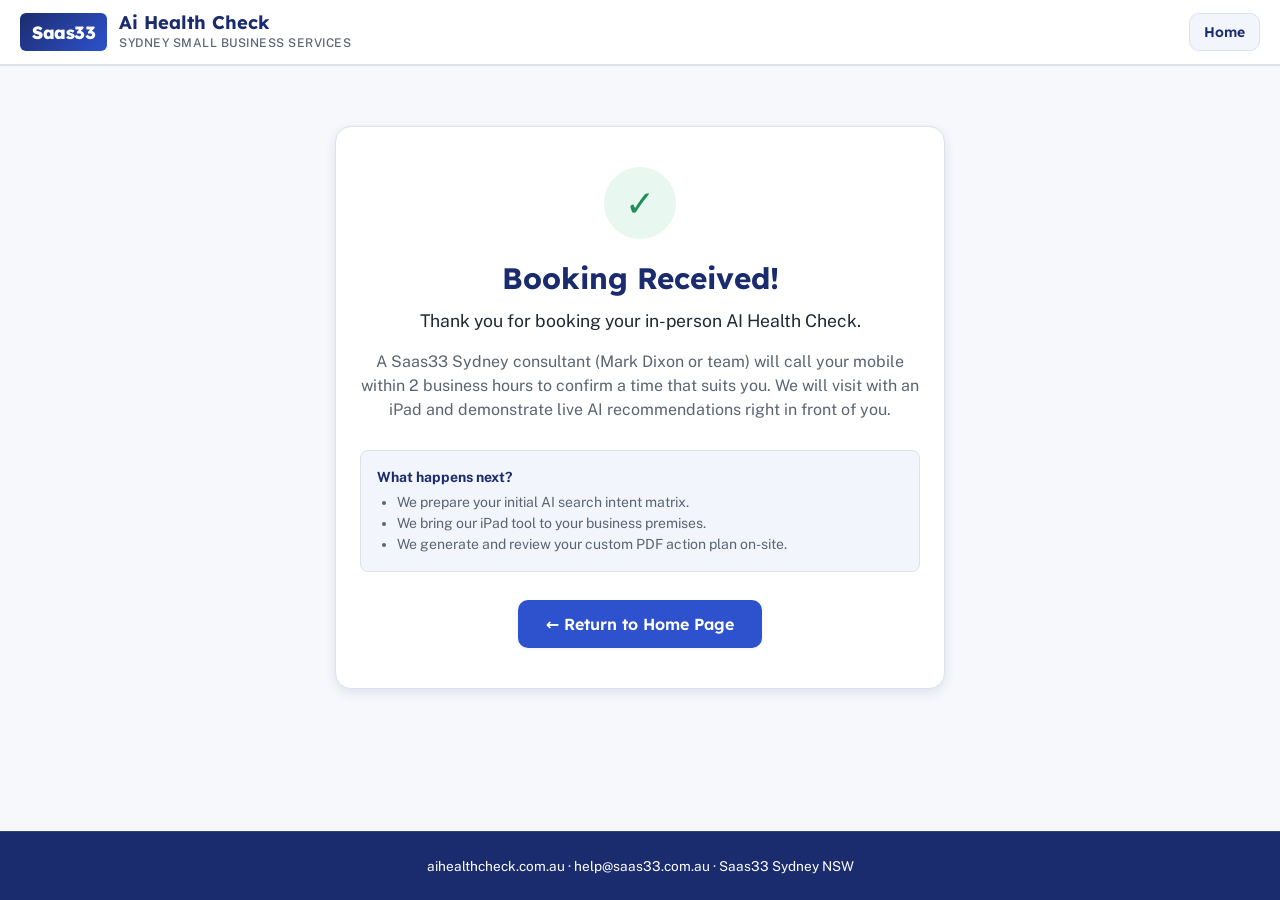
<file: thanks.html>
<!DOCTYPE html>
<html lang="en-AU">
<head>
  <meta charset="UTF-8">
  <meta name="viewport" content="width=device-width, initial-scale=1.0">
  <title>Thank You | Ai Health Check (Saas33)</title>
  <link rel="stylesheet" href="css/style.css">
</head>
<body>

  <header class="header-bar">
    <div class="brand-wrap">
      <div class="logo-badge">Saas33</div>
      <div class="brand-title">
        <span class="brand-name">Ai Health Check</span>
        <span class="brand-sub">Sydney Small Business Services</span>
      </div>
    </div>
    <div class="nav-tools">
      <a href="index.html" class="btn btn-secondary btn-sm">Home</a>
    </div>
  </header>

  <main class="container" style="padding:60px 20px; text-align:center; max-width:650px;">
    <div class="card" style="padding:40px 24px; box-shadow:var(--shadow-md);">
      <div style="width:72px; height:72px; border-radius:50%; background:#E8F7F0; color:#1E8E5A; display:flex; align-items:center; justify-content:center; font-size:36px; margin:0 auto 20px;">
        ✓
      </div>
      <h1 style="margin-bottom:12px;">Booking Received!</h1>
      <p style="font-size:1.1rem; color:var(--color-ink); margin-bottom:16px;">
        Thank you for booking your in-person AI Health Check.
      </p>
      <p style="color:var(--color-grey); margin-bottom:28px;">
        A Saas33 Sydney consultant (Mark Dixon or team) will call your mobile within 2 business hours to confirm a time that suits you. We will visit with an iPad and demonstrate live AI recommendations right in front of you.
      </p>

      <div style="background:#F2F5FC; border:1px solid #DCE1EA; border-radius:8px; padding:16px; text-align:left; font-size:0.875rem; margin-bottom:28px;">
        <div style="font-weight:700; color:#1B2C6E; margin-bottom:4px;">What happens next?</div>
        <ul style="margin-left:20px; color:#5B6472;">
          <li>We prepare your initial AI search intent matrix.</li>
          <li>We bring our iPad tool to your business premises.</li>
          <li>We generate and review your custom PDF action plan on-site.</li>
        </ul>
      </div>

      <a href="index.html" class="btn btn-primary" style="padding:12px 28px;">
        ← Return to Home Page
      </a>
    </div>
  </main>

  <footer class="site-footer">
    <div>aihealthcheck.com.au · help@saas33.com.au · Saas33 Sydney NSW</div>
  </footer>
</body>
</html>
</file>
<file: css/style.css>
/* ==============================================================================
   Ai Health Check (Saas33) - Master Stylesheet
   Designed for iPad Portrait & High Sunlight Legibility
   Saas33 Brand Palette:
   Blue: #2E52CE | Navy: #1B2C6E | Ink: #222833 | Grey: #5B6472 | Lines: #DCE1EA
   Pale Panel: #F2F5FC | Green: #1E8E5A | Amber: #B97A00 | Red: #C8382E
   ============================================================================== */

@import url('https://fonts.googleapis.com/css2?family=Lexend:wght@400;500;600;700;800&family=Public+Sans:wght@400;500;600;700&display=swap');

:root {
  --color-blue: #2E52CE;
  --color-blue-dark: #1E3CA8;
  --color-navy: #1B2C6E;
  --color-ink: #222833;
  --color-grey: #5B6472;
  --color-grey-light: #8E98A8;
  --color-lines: #DCE1EA;
  --color-panel: #F2F5FC;
  --color-panel-light: #F8FAFD;
  --color-white: #FFFFFF;
  --color-green: #1E8E5A;
  --color-green-light: #E8F7F0;
  --color-amber: #B97A00;
  --color-amber-light: #FEF7E6;
  --color-red: #C8382E;
  --color-red-light: #FDEEEC;

  --font-heading: 'Lexend', system-ui, -apple-system, sans-serif;
  --font-body: 'Public Sans', system-ui, -apple-system, sans-serif;

  --radius-sm: 6px;
  --radius-md: 10px;
  --radius-lg: 16px;
  --radius-full: 9999px;

  --shadow-sm: 0 1px 3px rgba(27, 44, 110, 0.08);
  --shadow-md: 0 4px 12px rgba(27, 44, 110, 0.10);
  --shadow-lg: 0 12px 28px rgba(27, 44, 110, 0.14);

  --tap-target: 48px;
}

* {
  box-sizing: border-box;
  margin: 0;
  padding: 0;
  -webkit-tap-highlight-color: transparent;
}

html {
  font-size: 16px;
  -webkit-text-size-adjust: 100%;
}

body {
  font-family: var(--font-body);
  color: var(--color-ink);
  background-color: #F6F8FC;
  line-height: 1.5;
  min-height: 100vh;
  display: flex;
  flex-direction: column;
}

/* Typography */
h1, h2, h3, h4, h5, h6 {
  font-family: var(--font-heading);
  color: var(--color-navy);
  font-weight: 700;
  line-height: 1.25;
}

h1 { font-size: 1.85rem; }
h2 { font-size: 1.5rem; }
h3 { font-size: 1.25rem; }
h4 { font-size: 1.05rem; }

p {
  color: var(--color-grey);
}

a {
  color: var(--color-blue);
  text-decoration: none;
  font-weight: 500;
}

a:hover {
  text-decoration: underline;
}

/* Header & Navigation */
.header-bar {
  background-color: var(--color-white);
  border-bottom: 2px solid var(--color-lines);
  padding: 12px 20px;
  display: flex;
  justify-content: space-between;
  align-items: center;
  position: sticky;
  top: 0;
  z-index: 100;
}

.brand-wrap {
  display: flex;
  align-items: center;
  gap: 12px;
}

.logo-badge {
  background: linear-gradient(135deg, var(--color-navy) 0%, var(--color-blue) 100%);
  color: var(--color-white);
  font-family: var(--font-heading);
  font-weight: 800;
  font-size: 1.1rem;
  padding: 6px 12px;
  border-radius: var(--radius-sm);
  letter-spacing: -0.5px;
}

.brand-title {
  display: flex;
  flex-direction: column;
}

.brand-name {
  font-family: var(--font-heading);
  font-weight: 700;
  font-size: 1.15rem;
  color: var(--color-navy);
  line-height: 1.2;
}

.brand-sub {
  font-size: 0.75rem;
  color: var(--color-grey);
  font-weight: 500;
  text-transform: uppercase;
  letter-spacing: 0.5px;
}

.nav-tools {
  display: flex;
  align-items: center;
  gap: 12px;
}

.rep-pill {
  background-color: var(--color-panel);
  border: 1px solid var(--color-lines);
  padding: 6px 12px;
  border-radius: var(--radius-full);
  font-size: 0.85rem;
  font-weight: 600;
  color: var(--color-navy);
  display: flex;
  align-items: center;
  gap: 6px;
}

.rep-dot {
  width: 8px;
  height: 8px;
  border-radius: 50%;
  background-color: var(--color-green);
}

/* Container */
.container {
  width: 100%;
  max-width: 920px;
  margin: 0 auto;
  padding: 20px;
  flex: 1;
}

/* Buttons */
.btn {
  display: inline-flex;
  align-items: center;
  justify-content: center;
  min-height: var(--tap-target);
  padding: 12px 22px;
  border-radius: var(--radius-md);
  font-family: var(--font-heading);
  font-size: 1rem;
  font-weight: 600;
  border: none;
  cursor: pointer;
  transition: all 0.15s ease;
  text-align: center;
  text-decoration: none !important;
  gap: 8px;
}

.btn-primary {
  background-color: var(--color-blue);
  color: var(--color-white);
  box-shadow: var(--shadow-sm);
}

.btn-primary:active {
  background-color: var(--color-blue-dark);
  transform: translateY(1px);
}

.btn-navy {
  background-color: var(--color-navy);
  color: var(--color-white);
}

.btn-secondary {
  background-color: var(--color-panel);
  color: var(--color-navy);
  border: 1.5px solid var(--color-lines);
}

.btn-secondary:active {
  background-color: #E6ECFA;
}

.btn-danger {
  background-color: var(--color-red);
  color: var(--color-white);
}

.btn-sm {
  min-height: 38px;
  padding: 6px 14px;
  font-size: 0.875rem;
}

.btn-block {
  width: 100%;
}

/* Form Controls (iPad Large Tap Targets) */
.form-group {
  margin-bottom: 16px;
}

.form-label {
  display: block;
  font-family: var(--font-heading);
  font-size: 0.9rem;
  font-weight: 600;
  color: var(--color-navy);
  margin-bottom: 6px;
}

.form-label .req {
  color: var(--color-red);
  margin-left: 2px;
}

.form-input, .form-select, .form-textarea {
  width: 100%;
  min-height: var(--tap-target);
  padding: 10px 14px;
  border: 1.5px solid var(--color-lines);
  border-radius: var(--radius-md);
  font-family: var(--font-body);
  font-size: 1rem;
  color: var(--color-ink);
  background-color: var(--color-white);
  transition: border-color 0.15s ease;
}

.form-input:focus, .form-select:focus, .form-textarea:focus {
  outline: none;
  border-color: var(--color-blue);
  box-shadow: 0 0 0 3px rgba(46, 82, 206, 0.15);
}

.form-row {
  display: grid;
  grid-template-columns: 1fr 1fr;
  gap: 16px;
}

@media (max-width: 640px) {
  .form-row {
    grid-template-columns: 1fr;
  }
}

.form-hint {
  font-size: 0.8rem;
  color: var(--color-grey);
  margin-top: 4px;
}

/* Checkbox & Radio */
.checkbox-card-grid {
  display: grid;
  grid-template-columns: repeat(auto-fit, minmax(140px, 1fr));
  gap: 10px;
  margin-top: 6px;
}

.checkbox-card {
  display: flex;
  align-items: center;
  gap: 10px;
  background-color: var(--color-white);
  border: 1.5px solid var(--color-lines);
  padding: 10px 14px;
  border-radius: var(--radius-md);
  cursor: pointer;
  min-height: 48px;
}

.checkbox-card input[type="checkbox"],
.checkbox-card input[type="radio"] {
  width: 20px;
  height: 20px;
  accent-color: var(--color-blue);
}

.checkbox-card span {
  font-size: 0.9rem;
  font-weight: 600;
  color: var(--color-navy);
}

/* Card components */
.card {
  background-color: var(--color-white);
  border: 1.5px solid var(--color-lines);
  border-radius: var(--radius-lg);
  padding: 24px;
  margin-bottom: 20px;
  box-shadow: var(--shadow-sm);
}

.card-header {
  display: flex;
  justify-content: space-between;
  align-items: center;
  margin-bottom: 18px;
  padding-bottom: 14px;
  border-bottom: 1.5px solid var(--color-lines);
}

/* Score Card */
.score-card {
  background: linear-gradient(180deg, #FFFFFF 0%, var(--color-panel) 100%);
  border: 2px solid var(--color-lines);
  border-radius: var(--radius-lg);
  padding: 28px;
  text-align: center;
  margin-bottom: 24px;
  box-shadow: var(--shadow-md);
}

.score-badge-wrap {
  display: inline-flex;
  flex-direction: column;
  align-items: center;
  margin: 12px 0;
}

.score-number {
  font-family: var(--font-heading);
  font-size: 4.5rem;
  font-weight: 800;
  line-height: 1;
  letter-spacing: -2px;
}

.score-band-tag {
  display: inline-block;
  padding: 6px 18px;
  border-radius: var(--radius-full);
  font-family: var(--font-heading);
  font-weight: 700;
  font-size: 0.95rem;
  text-transform: uppercase;
  margin-top: 8px;
}

.band-red { color: var(--color-red); background-color: var(--color-red-light); border: 1.5px solid var(--color-red); }
.band-amber { color: var(--color-amber); background-color: var(--color-amber-light); border: 1.5px solid var(--color-amber); }
.band-green { color: var(--color-green); background-color: var(--color-green-light); border: 1.5px solid var(--color-green); }

.score-verdict {
  font-size: 1.2rem;
  font-weight: 600;
  color: var(--color-navy);
  max-width: 650px;
  margin: 12px auto 20px;
}

.engine-breakdown-grid {
  display: grid;
  grid-template-columns: repeat(4, 1fr);
  gap: 12px;
  margin-top: 20px;
}

@media (max-width: 700px) {
  .engine-breakdown-grid {
    grid-template-columns: repeat(2, 1fr);
  }
}

.engine-stat-box {
  background-color: var(--color-white);
  border: 1.5px solid var(--color-lines);
  border-radius: var(--radius-md);
  padding: 12px;
  text-align: center;
}

.engine-stat-name {
  font-size: 0.8rem;
  font-weight: 600;
  color: var(--color-grey);
  text-transform: uppercase;
}

.engine-stat-val {
  font-family: var(--font-heading);
  font-size: 1.3rem;
  font-weight: 700;
  color: var(--color-navy);
  margin: 4px 0;
}

.engine-stat-badge {
  font-size: 0.7rem;
  font-weight: 600;
  padding: 2px 6px;
  border-radius: 4px;
}

/* Live Grid */
.live-grid-table {
  width: 100%;
  border-collapse: separate;
  border-spacing: 0;
  margin: 16px 0;
  border: 1.5px solid var(--color-lines);
  border-radius: var(--radius-md);
  overflow: hidden;
  background-color: var(--color-white);
}

.live-grid-table th {
  background-color: var(--color-panel);
  color: var(--color-navy);
  font-family: var(--font-heading);
  font-size: 0.85rem;
  padding: 12px 14px;
  text-align: left;
  border-bottom: 1.5px solid var(--color-lines);
}

.live-grid-table td {
  padding: 12px 14px;
  border-bottom: 1px solid var(--color-lines);
  font-size: 0.9rem;
}

.live-grid-table tr:last-child td {
  border-bottom: none;
}

.cell-status {
  display: inline-flex;
  align-items: center;
  justify-content: center;
  min-width: 34px;
  height: 34px;
  border-radius: var(--radius-sm);
  font-family: var(--font-heading);
  font-weight: 700;
  font-size: 0.85rem;
}

.cell-rank-1 { background-color: #D1F2D9; color: #0F5B35; border: 1px solid #1E8E5A; }
.cell-rank-2 { background-color: #E8F7F0; color: #1E8E5A; }
.cell-rank-low { background-color: #FEF7E6; color: #B97A00; }
.cell-fail { background-color: #FDEEEC; color: #C8382E; }
.cell-pending { background-color: #F0F2F6; color: #8E98A8; }
.cell-spin {
  animation: spin 1s linear infinite;
  display: inline-block;
}

@keyframes spin {
  from { transform: rotate(0deg); }
  to { transform: rotate(360deg); }
}

/* Competitor Bars */
.competitor-list {
  display: flex;
  flex-direction: column;
  gap: 12px;
  margin-top: 14px;
}

.competitor-row {
  display: flex;
  align-items: center;
  gap: 14px;
}

.competitor-name {
  width: 220px;
  font-size: 0.95rem;
  font-weight: 600;
  color: var(--color-navy);
  white-space: nowrap;
  overflow: hidden;
  text-overflow: ellipsis;
}

.competitor-name.target-biz {
  color: var(--color-blue);
  font-weight: 700;
}

.bar-track {
  flex: 1;
  height: 24px;
  background-color: var(--color-panel);
  border-radius: var(--radius-full);
  overflow: hidden;
  border: 1px solid var(--color-lines);
}

.bar-fill {
  height: 100%;
  border-radius: var(--radius-full);
  display: flex;
  align-items: center;
  padding: 0 10px;
  font-size: 0.75rem;
  font-weight: 700;
  color: var(--color-white);
  transition: width 0.6s ease;
}

.bar-target {
  background-color: var(--color-blue);
}

.bar-rival {
  background-color: var(--color-grey);
}

/* Accordion Answers */
.question-accordion {
  border: 1.5px solid var(--color-lines);
  border-radius: var(--radius-md);
  margin-bottom: 12px;
  overflow: hidden;
  background-color: var(--color-white);
}

.accordion-header {
  padding: 14px 18px;
  background-color: var(--color-white);
  display: flex;
  justify-content: space-between;
  align-items: center;
  cursor: pointer;
  border-bottom: 1px solid transparent;
}

.accordion-header:hover {
  background-color: var(--color-panel-light);
}

.accordion-title {
  font-family: var(--font-heading);
  font-size: 0.95rem;
  font-weight: 600;
  color: var(--color-navy);
  display: flex;
  align-items: center;
  gap: 8px;
}

.accordion-body {
  padding: 18px;
  background-color: var(--color-panel-light);
  border-top: 1.5px solid var(--color-lines);
  display: none;
}

.accordion-body.open {
  display: block;
}

.engine-answer-card {
  background-color: var(--color-white);
  border: 1px solid var(--color-lines);
  border-radius: var(--radius-md);
  padding: 14px;
  margin-bottom: 12px;
}

.engine-answer-meta {
  display: flex;
  justify-content: space-between;
  align-items: center;
  margin-bottom: 8px;
}

.engine-tag {
  font-weight: 700;
  font-size: 0.85rem;
  color: var(--color-navy);
}

.highlight-target {
  background-color: #FFF3A8;
  font-weight: 700;
  padding: 1px 4px;
  border-radius: 3px;
}

/* Action plan list */
.action-plan-list {
  display: flex;
  flex-direction: column;
  gap: 16px;
  margin-top: 16px;
}

.action-item {
  border: 1.5px solid var(--color-lines);
  border-left: 5px solid var(--color-blue);
  border-radius: var(--radius-md);
  padding: 16px;
  background-color: var(--color-white);
}

.action-title {
  font-family: var(--font-heading);
  font-size: 1.05rem;
  font-weight: 700;
  color: var(--color-navy);
  margin-bottom: 4px;
}

.action-why {
  font-size: 0.875rem;
  color: var(--color-grey);
  margin-bottom: 10px;
}

.action-steps {
  padding-left: 20px;
  font-size: 0.875rem;
  color: var(--color-ink);
}

.action-steps li {
  margin-bottom: 6px;
}

/* Plan Cards */
.plan-pricing-grid {
  display: grid;
  grid-template-columns: repeat(3, 1fr);
  gap: 16px;
  margin-top: 16px;
}

@media (max-width: 800px) {
  .plan-pricing-grid {
    grid-template-columns: 1fr;
  }
}

.plan-card {
  background-color: var(--color-white);
  border: 2px solid var(--color-lines);
  border-radius: var(--radius-lg);
  padding: 20px;
  display: flex;
  flex-direction: column;
  position: relative;
}

.plan-card.popular {
  border-color: var(--color-blue);
  box-shadow: 0 4px 16px rgba(46, 82, 206, 0.15);
}

.plan-badge {
  position: absolute;
  top: -12px;
  left: 20px;
  background-color: var(--color-blue);
  color: var(--color-white);
  font-size: 0.75rem;
  font-weight: 700;
  padding: 3px 10px;
  border-radius: var(--radius-full);
  text-transform: uppercase;
}

.plan-price {
  font-family: var(--font-heading);
  font-size: 2rem;
  font-weight: 800;
  color: var(--color-navy);
  margin: 10px 0 4px;
}

.plan-price span {
  font-size: 0.9rem;
  font-weight: 500;
  color: var(--color-grey);
}

.plan-features {
  list-style: none;
  margin: 16px 0;
  flex: 1;
}

.plan-features li {
  font-size: 0.85rem;
  margin-bottom: 8px;
  display: flex;
  align-items: flex-start;
  gap: 8px;
}

.plan-features li::before {
  content: "✓";
  color: var(--color-green);
  font-weight: bold;
}

/* Recent Checks Drawer / List */
.recent-checks-list {
  display: flex;
  flex-direction: column;
  gap: 10px;
}

.recent-check-item {
  display: flex;
  justify-content: space-between;
  align-items: center;
  padding: 12px 16px;
  border: 1px solid var(--color-lines);
  border-radius: var(--radius-md);
  background-color: var(--color-white);
  cursor: pointer;
}

.recent-check-item:hover {
  background-color: var(--color-panel);
}

/* Modals */
.modal-overlay {
  position: fixed;
  top: 0;
  left: 0;
  right: 0;
  bottom: 0;
  background-color: rgba(27, 44, 110, 0.45);
  display: flex;
  align-items: center;
  justify-content: center;
  z-index: 1000;
  padding: 20px;
}

.modal-content {
  background-color: var(--color-white);
  border-radius: var(--radius-lg);
  max-width: 540px;
  width: 100%;
  padding: 24px;
  box-shadow: var(--shadow-lg);
}

/* Footer */
.site-footer {
  background-color: var(--color-navy);
  color: var(--color-white);
  padding: 24px 20px;
  font-size: 0.85rem;
  text-align: center;
  border-top: 1px solid rgba(255, 255, 255, 0.1);
  margin-top: auto;
}

.site-footer a {
  color: #8EB3FF;
}
</file>
